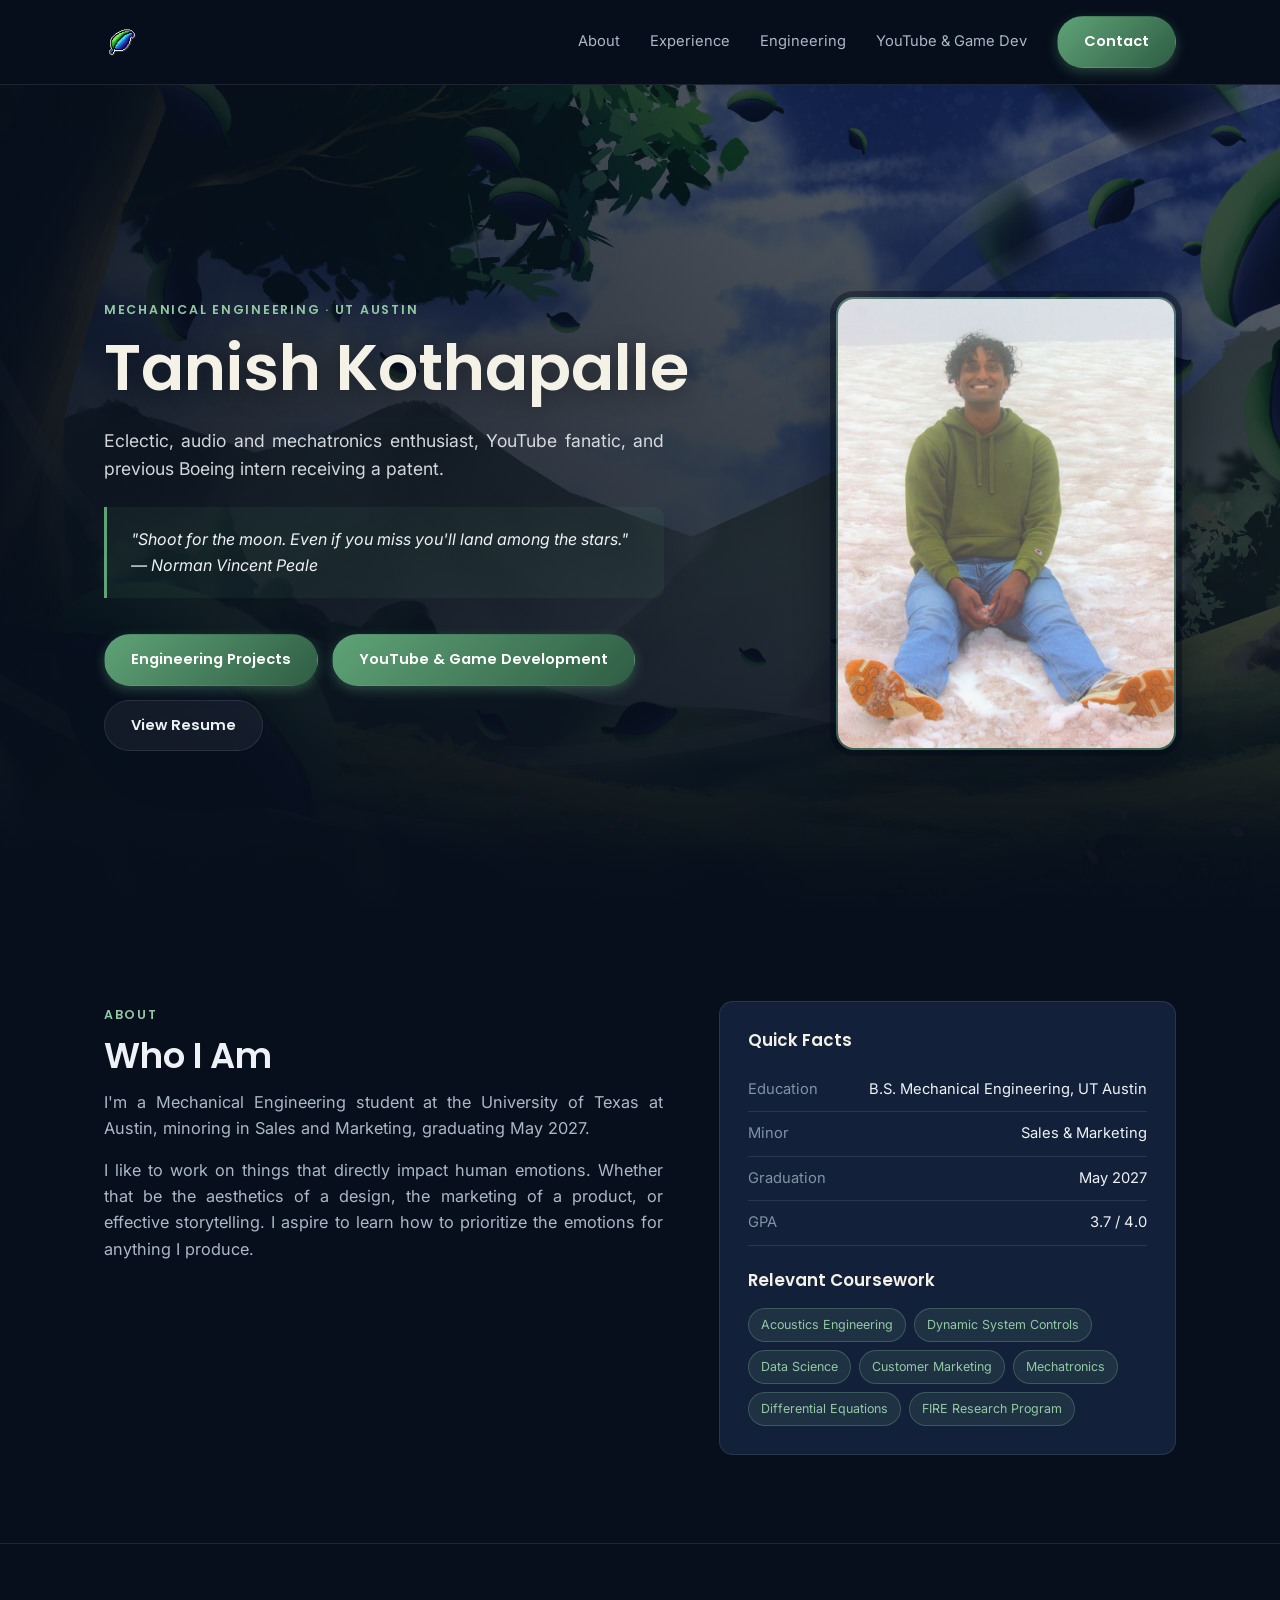
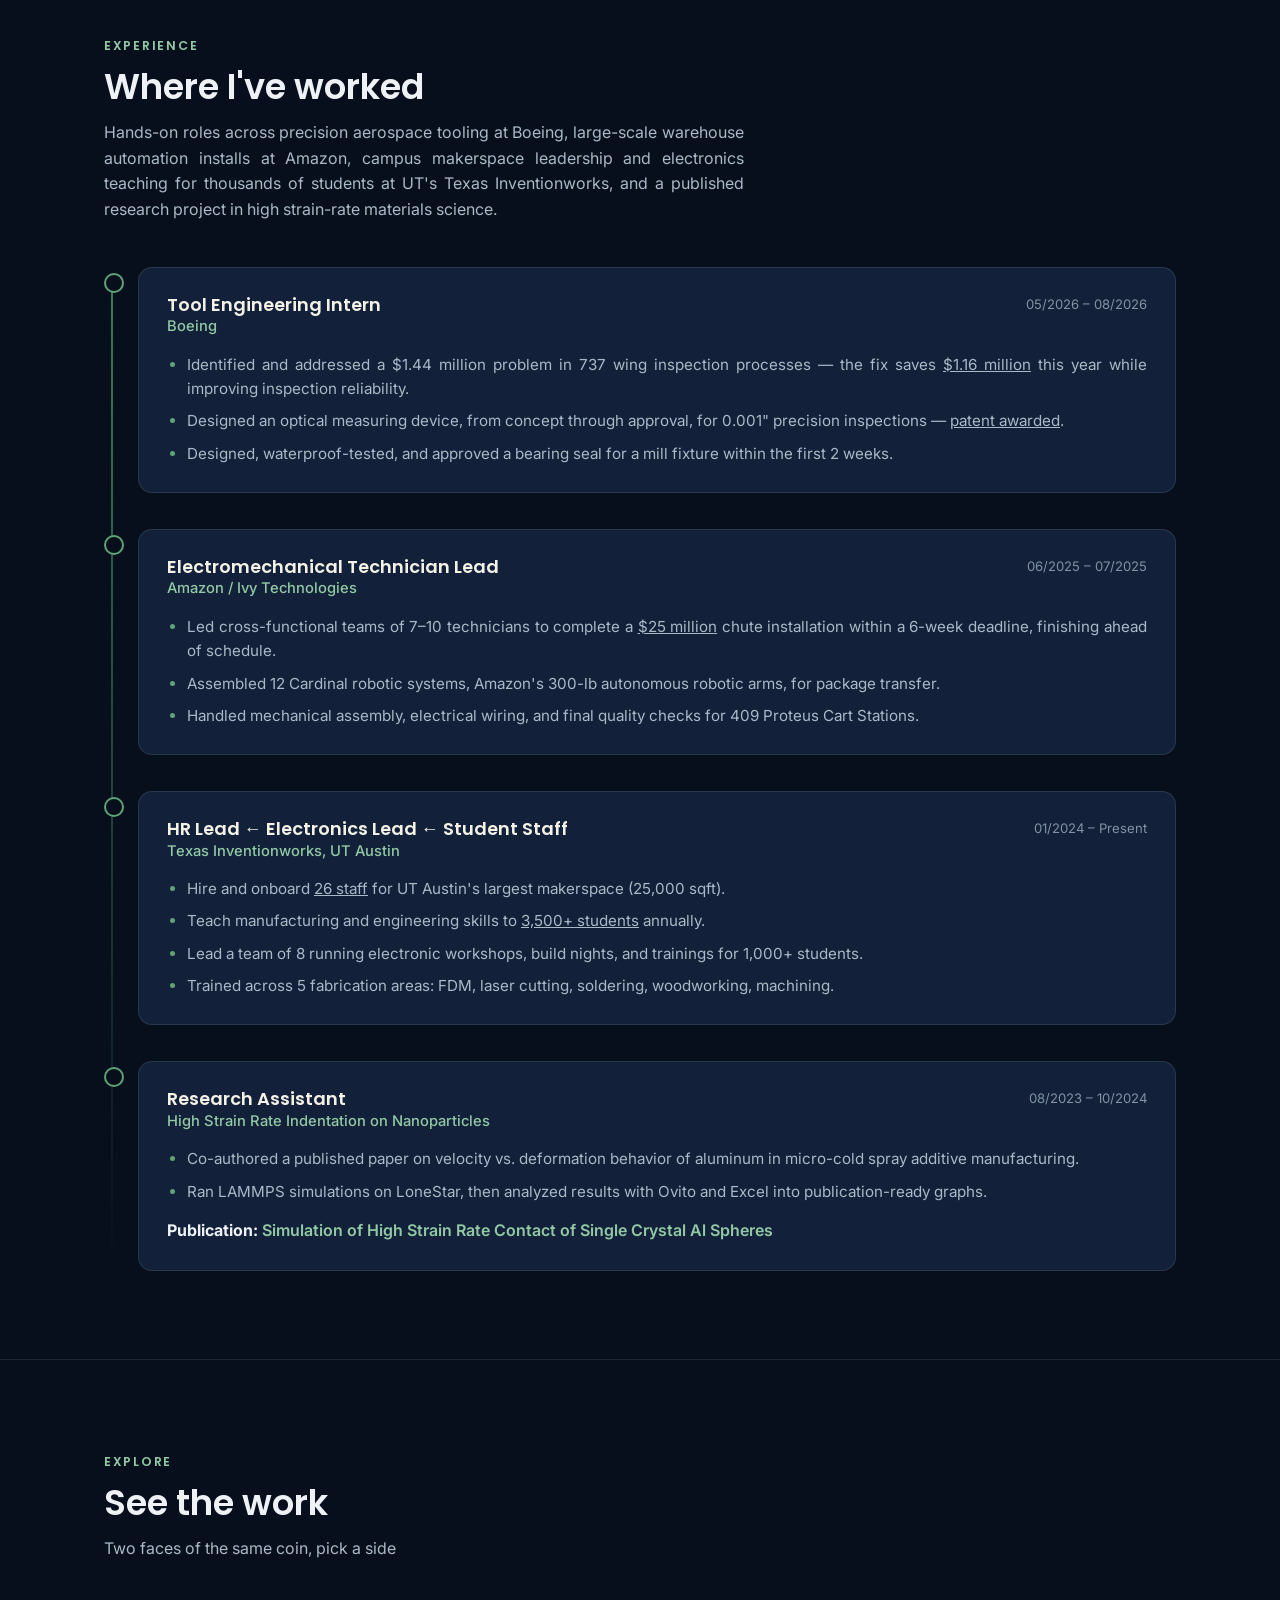
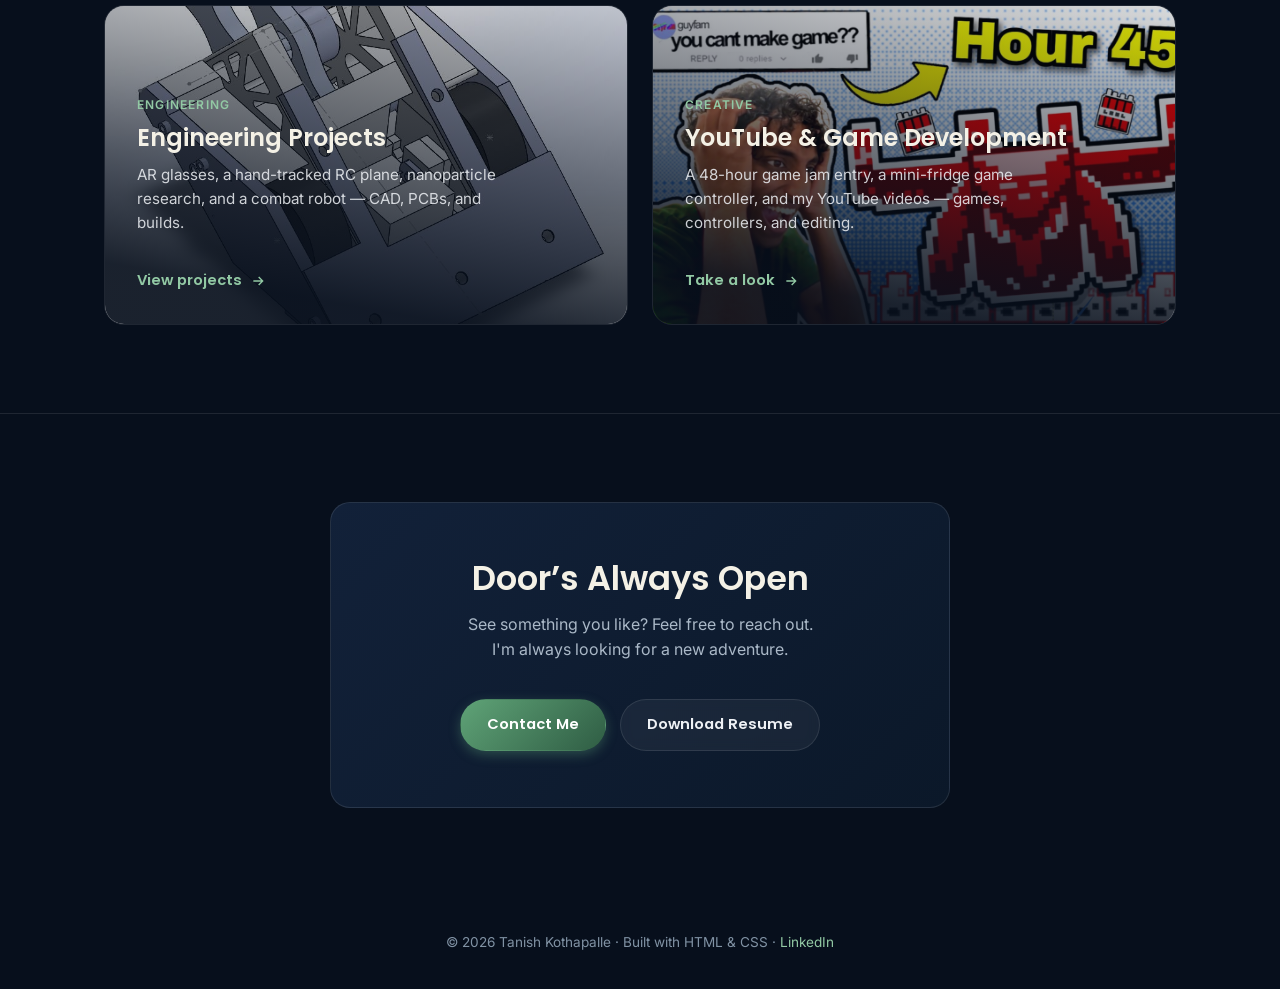
<file: index.html>
<!DOCTYPE html>
<html lang="en">
<head>
    <meta charset="UTF-8">
    <meta name="viewport" content="width=device-width, initial-scale=1.0">
    <title>Tanish Kothapalle — Mechanical Engineer</title>
    <meta name="description" content="Tanish Kothapalle — Mechanical Engineering student at UT Austin. Tool engineering, mechatronics, product development, and hands-on builds.">
    <link rel="preconnect" href="https://fonts.googleapis.com">
    <link rel="preconnect" href="https://fonts.gstatic.com" crossorigin>
    <link href="https://fonts.googleapis.com/css2?family=Inter:wght@400;500;600&family=Poppins:wght@500;600;700&display=swap" rel="stylesheet">
    <link rel="stylesheet" href="styles.css?v=19">
</head>
<body>

    <nav class="nav">
        <div class="nav-inner">
            <a href="#top" class="nav-brand"><img src="images/leaf-logo.png" alt="Tanish Kothapalle"></a>
            <button class="nav-toggle" id="navToggle" aria-label="Toggle menu" aria-expanded="false">&#9776;</button>
            <div class="nav-links" id="navLinks">
                <a href="#about">About</a>
                <a href="#experience">Experience</a>
                <a href="engineering.html">Engineering</a>
                <a href="game-dev.html">YouTube &amp; Game Dev</a>
                <a href="contact.html" class="btn btn-primary">Contact</a>
            </div>
        </div>
    </nav>

    <header class="hero" id="top">
        <div class="hero-bg"></div>
        <div class="hero-overlay"></div>
        <div class="hero-content hero-grid">
            <div class="hero-text">
                <span class="eyebrow">Mechanical Engineering · UT Austin</span>
                <h1>Tanish Kothapalle</h1>
                <p class="hero-sub">
                    Eclectic, audio and mechatronics enthusiast, YouTube fanatic, and previous Boeing intern
                    receiving a patent.
                </p>
                <div class="quote">
                    "Shoot for the moon. Even if you miss you'll land among the stars." — Norman Vincent Peale
                </div>
                <div class="hero-actions">
                    <a href="engineering.html" class="btn btn-primary">Engineering Projects</a>
                    <a href="game-dev.html" class="btn btn-primary">YouTube &amp; Game Development</a>
                </div>
                <div class="hero-actions" style="margin-top: 14px;">
                    <a href="Tanish_Kothapalle_Resume.pdf" class="btn btn-ghost" target="_blank" rel="noopener">View Resume</a>
                </div>
            </div>
            <div class="hero-portrait">
                <img src="images/hero-portrait.jpg" alt="Tanish Kothapalle">
            </div>
        </div>
    </header>

    <section id="about">
        <div class="container about-grid">
            <div class="about-text">
                <span class="eyebrow">About</span>
                <h2 class="section-heading">Who I Am</h2>
                <p>
                    I'm a Mechanical Engineering student at the University of Texas at Austin, minoring in Sales
                    and Marketing, graduating May 2027.
                </p>
                <p>
                    I like to work on things that directly impact human emotions. Whether that be the aesthetics of
                    a design, the marketing of a product, or effective storytelling. I aspire to learn how to
                    prioritize the emotions for anything I produce.
                </p>
            </div>
            <div class="about-card">
                <h3>Quick Facts</h3>
                <div class="fact-row"><span>Education</span><span>B.S. Mechanical Engineering, UT Austin</span></div>
                <div class="fact-row"><span>Minor</span><span>Sales &amp; Marketing</span></div>
                <div class="fact-row"><span>Graduation</span><span>May 2027</span></div>
                <div class="fact-row"><span>GPA</span><span>3.7 / 4.0</span></div>
                <h3 style="margin-top:24px;">Relevant Coursework</h3>
                <div class="coursework">
                    <span class="pill">Acoustics Engineering</span>
                    <span class="pill">Dynamic System Controls</span>
                    <span class="pill">Data Science</span>
                    <span class="pill">Customer Marketing</span>
                    <span class="pill">Mechatronics</span>
                    <span class="pill">Differential Equations</span>
                    <span class="pill">FIRE Research Program</span>
                </div>
            </div>
        </div>
    </section>

    <section id="experience">
        <div class="container">
            <span class="eyebrow">Experience</span>
            <h2 class="section-heading">Where I've worked</h2>
            <p class="section-intro">
                Hands-on roles across precision aerospace tooling at Boeing, large-scale warehouse automation
                installs at Amazon, campus makerspace leadership and electronics teaching for thousands of students
                at UT's Texas Inventionworks, and a published research project in high strain-rate materials science.
            </p>
            <div class="timeline">
                <div class="timeline-item">
                    <div class="timeline-card">
                        <div class="timeline-head">
                            <div>
                                <h3>Tool Engineering Intern</h3>
                                <div class="timeline-org">Boeing</div>
                            </div>
                            <span class="timeline-date">05/2026 – 08/2026</span>
                        </div>
                        <ul>
                            <li>Identified and addressed a $1.44 million problem in 737 wing inspection processes — the fix saves <u>$1.16 million</u> this year while improving inspection reliability.</li>
                            <li>Designed an optical measuring device, from concept through approval, for 0.001" precision inspections — <u>patent awarded</u>.</li>
                            <li>Designed, waterproof-tested, and approved a bearing seal for a mill fixture within the first 2 weeks.</li>
                        </ul>
                    </div>
                </div>
                <div class="timeline-item">
                    <div class="timeline-card">
                        <div class="timeline-head">
                            <div>
                                <h3>Electromechanical Technician Lead</h3>
                                <div class="timeline-org">Amazon / Ivy Technologies</div>
                            </div>
                            <span class="timeline-date">06/2025 – 07/2025</span>
                        </div>
                        <ul>
                            <li>Led cross-functional teams of 7–10 technicians to complete a <u>$25 million</u> chute installation within a 6-week deadline, finishing ahead of schedule.</li>
                            <li>Assembled 12 Cardinal robotic systems, Amazon's 300-lb autonomous robotic arms, for package transfer.</li>
                            <li>Handled mechanical assembly, electrical wiring, and final quality checks for 409 Proteus Cart Stations.</li>
                        </ul>
                    </div>
                </div>
                <div class="timeline-item">
                    <div class="timeline-card">
                        <div class="timeline-head">
                            <div>
                                <h3>HR Lead ← Electronics Lead ← Student Staff</h3>
                                <div class="timeline-org">Texas Inventionworks, UT Austin</div>
                            </div>
                            <span class="timeline-date">01/2024 – Present</span>
                        </div>
                        <ul>
                            <li>Hire and onboard <u>26 staff</u> for UT Austin's largest makerspace (25,000 sqft).</li>
                            <li>Teach manufacturing and engineering skills to <u>3,500+ students</u> annually.</li>
                            <li>Lead a team of 8 running electronic workshops, build nights, and trainings for 1,000+ students.</li>
                            <li>Trained across 5 fabrication areas: FDM, laser cutting, soldering, woodworking, machining.</li>
                        </ul>
                    </div>
                </div>
                <div class="timeline-item">
                    <div class="timeline-card">
                        <div class="timeline-head">
                            <div>
                                <h3>Research Assistant</h3>
                                <div class="timeline-org">High Strain Rate Indentation on Nanoparticles</div>
                            </div>
                            <span class="timeline-date">08/2023 – 10/2024</span>
                        </div>
                        <ul>
                            <li>Co-authored a published paper on velocity vs. deformation behavior of aluminum in micro-cold spray additive manufacturing.</li>
                            <li>Ran LAMMPS simulations on LoneStar, then analyzed results with Ovito and Excel into publication-ready graphs.</li>
                        </ul>
                        <p style="margin: 14px 0 0;">
                            <strong style="color: var(--text-light);">Publication:</strong>
                            <a href="https://www.sciencedirect.com/science/article/pii/S0927025624006360" target="_blank" rel="noopener" style="color: var(--green-300); font-weight: 600;">
                                Simulation of High Strain Rate Contact of Single Crystal Al Spheres
                            </a>
                        </p>
                    </div>
                </div>
            </div>
        </div>
    </section>

    <section id="explore">
        <div class="container">
            <span class="eyebrow">Explore</span>
            <h2 class="section-heading">See the work</h2>
            <p class="section-intro">Two faces of the same coin, pick a side</p>
            <div class="explore-grid">
                <a href="engineering.html" class="explore-card engineering">
                    <span class="explore-tag">Engineering</span>
                    <h3>Engineering Projects</h3>
                    <p>AR glasses, a hand-tracked RC plane, nanoparticle research, and a combat robot — CAD, PCBs, and builds.</p>
                    <span class="explore-arrow">
                        View projects
                        <svg width="16" height="16" viewBox="0 0 24 24" fill="none" stroke="currentColor" stroke-width="2"><path d="M5 12h14M13 6l6 6-6 6"/></svg>
                    </span>
                </a>
                <a href="game-dev.html" class="explore-card gamedev">
                    <span class="explore-tag">Creative</span>
                    <h3>YouTube &amp; Game Development</h3>
                    <p>A 48-hour game jam entry, a mini-fridge game controller, and my YouTube videos — games, controllers, and editing.</p>
                    <span class="explore-arrow">
                        Take a look
                        <svg width="16" height="16" viewBox="0 0 24 24" fill="none" stroke="currentColor" stroke-width="2"><path d="M5 12h14M13 6l6 6-6 6"/></svg>
                    </span>
                </a>
            </div>
        </div>
    </section>

    <section id="contact">
        <div class="container">
            <div class="contact-cta">
                <h2>Door&rsquo;s Always Open</h2>
                <p>See something you like? Feel free to reach out.<br>I'm always looking for a new adventure.</p>
                <div class="hero-actions">
                    <a href="contact.html" class="btn btn-primary">Contact Me</a>
                    <a href="Tanish_Kothapalle_Resume.pdf" class="btn btn-ghost" target="_blank" rel="noopener">Download Resume</a>
                </div>
            </div>
        </div>
    </section>

    <footer class="site-footer">
        <div class="container">
            &copy; <span id="year"></span> Tanish Kothapalle · Built with HTML &amp; CSS ·
            <a href="https://www.linkedin.com/in/tanish-kothapalle" target="_blank" rel="noopener">LinkedIn</a>
        </div>
    </footer>

    <script src="script.js?v=8"></script>
</body>
</html>
</file>
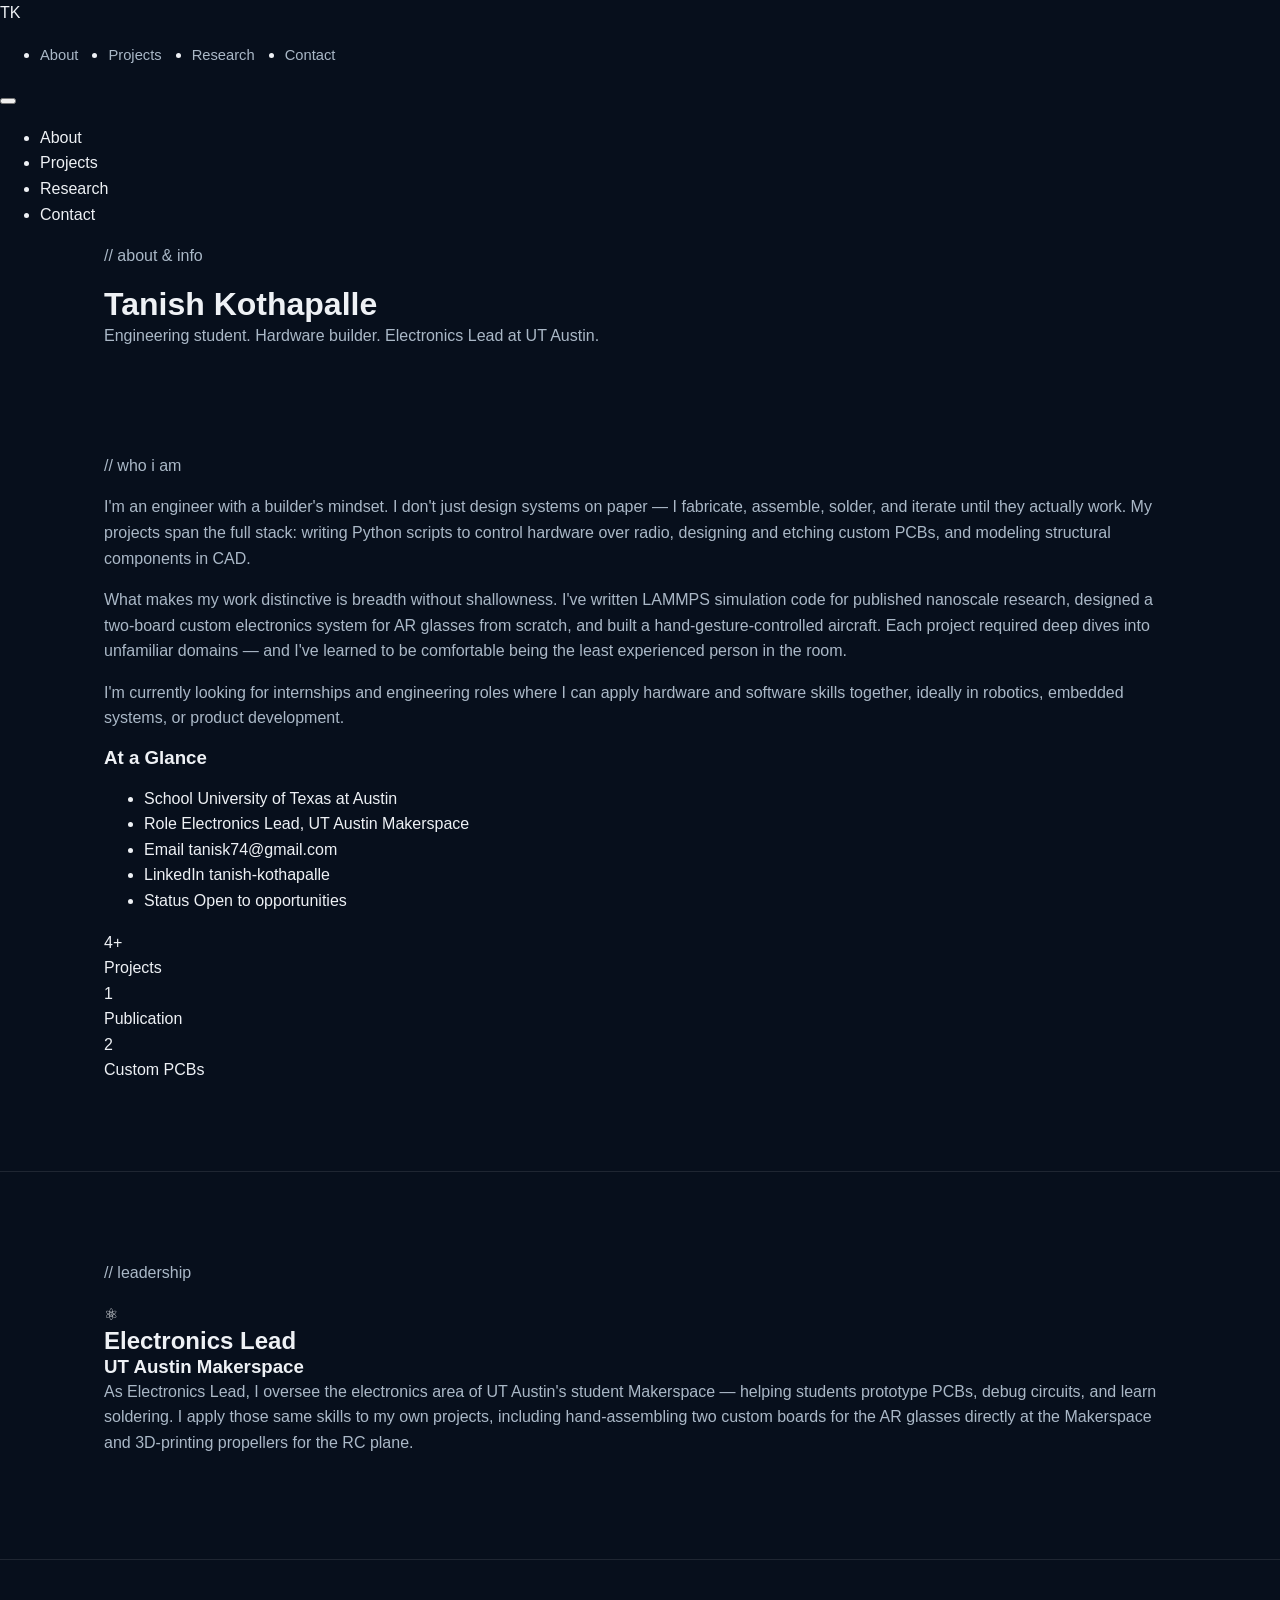
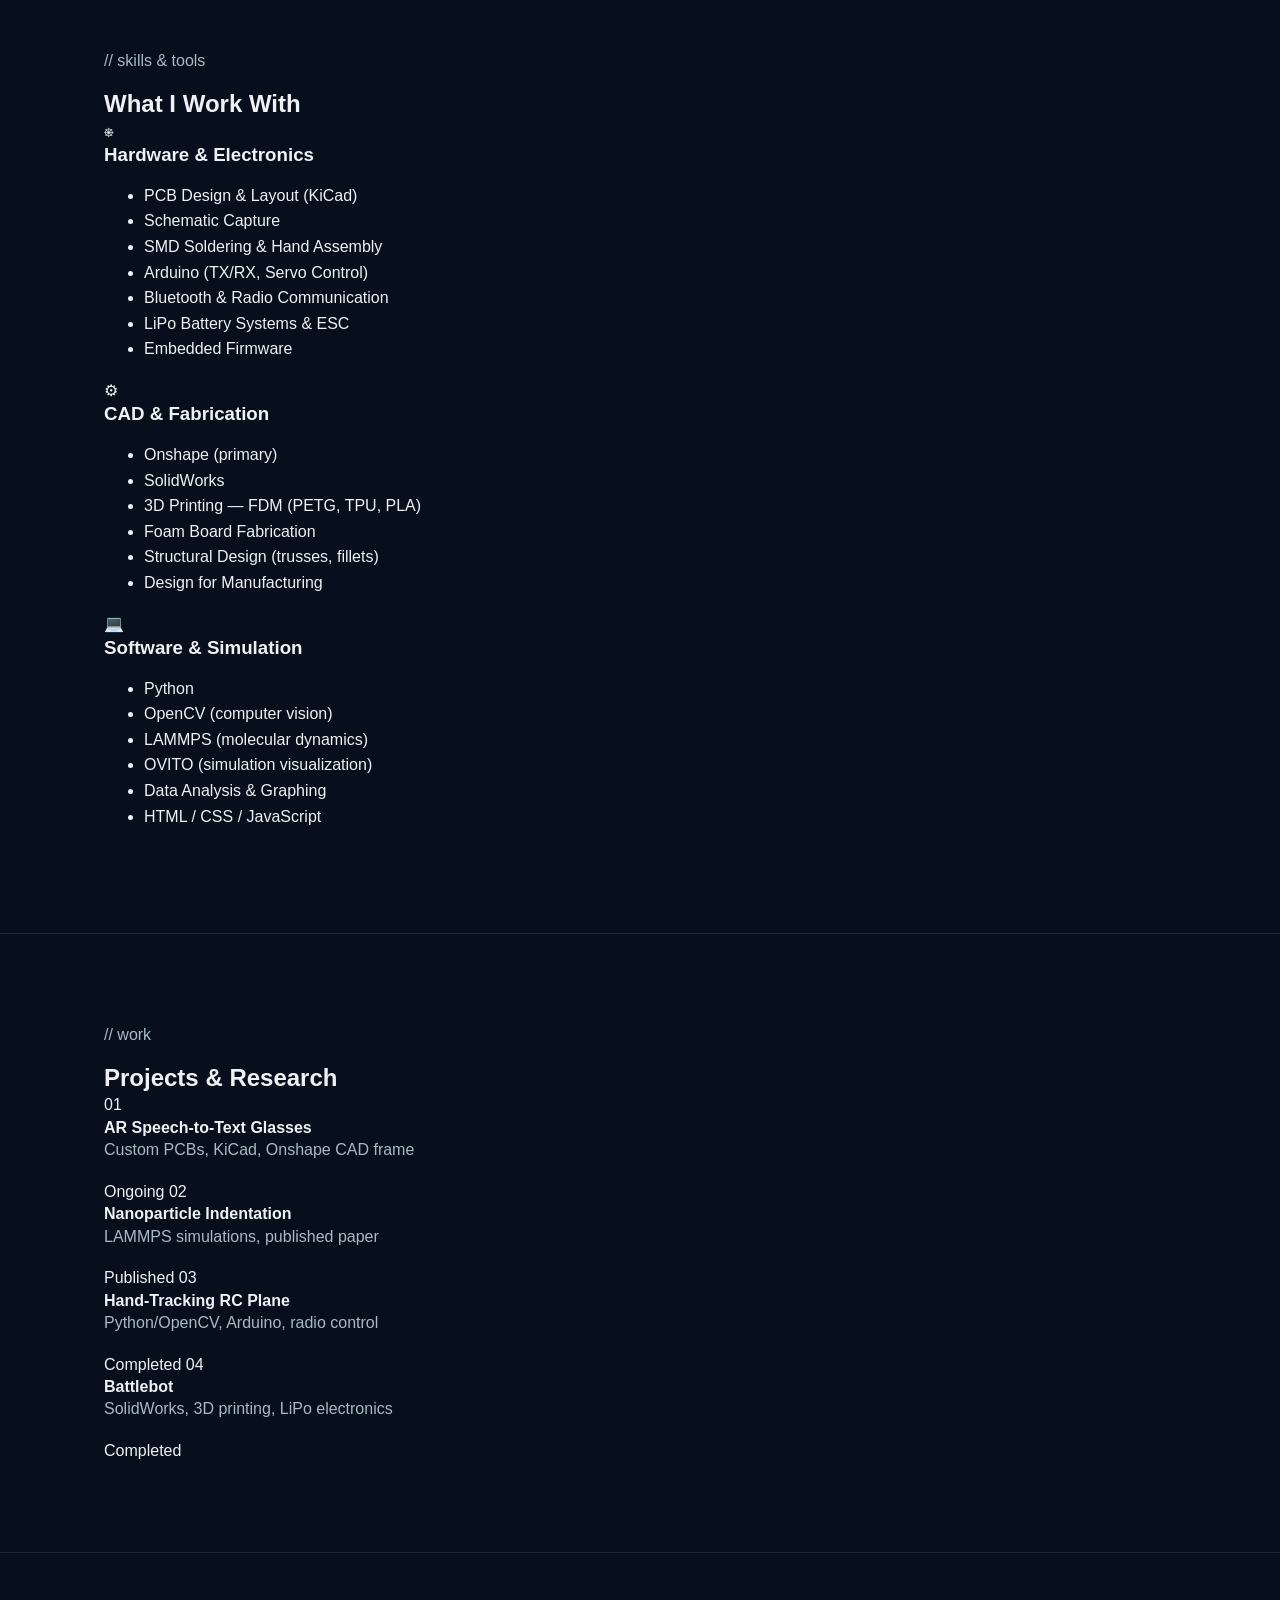
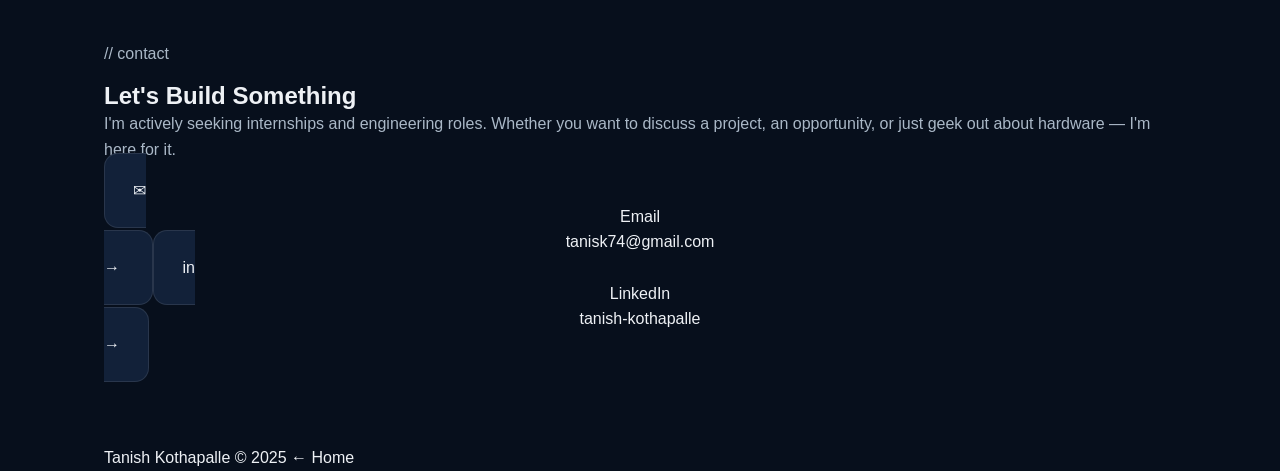
<file: about.html>
<!DOCTYPE html>
<html lang="en">
<head>
    <meta charset="UTF-8">
    <meta name="viewport" content="width=device-width, initial-scale=1.0">
    <title>About — Tanish Kothapalle</title>
    <link rel="stylesheet" href="styles.css">
    <link rel="preconnect" href="https://fonts.googleapis.com">
    <link rel="preconnect" href="https://fonts.gstatic.com" crossorigin>
    <link href="https://fonts.googleapis.com/css2?family=Cormorant+Garamond:ital,wght@0,400;0,600;0,700;1,400;1,700&family=Nunito:wght@400;500;600&family=IBM+Plex+Mono:wght@400;500&display=swap" rel="stylesheet">
</head>
<body>

    <div id="scroll-progress"></div>

    <nav id="nav">
        <a href="index.html" class="nav-logo">TK</a>
        <ul class="nav-links">
            <li><a href="about.html" class="nav-active">About</a></li>
            <li><a href="projects.html">Projects</a></li>
            <li><a href="research.html">Research</a></li>
            <li><a href="contact.html" class="nav-btn">Contact</a></li>
        </ul>
        <button class="hamburger" id="hamburger" aria-label="Toggle menu">
            <span></span><span></span><span></span>
        </button>
    </nav>

    <div class="mobile-menu" id="mobile-menu">
        <ul>
            <li><a href="about.html">About</a></li>
            <li><a href="projects.html">Projects</a></li>
            <li><a href="research.html">Research</a></li>
            <li><a href="contact.html">Contact</a></li>
        </ul>
    </div>

    <!-- ── PAGE HEADER ── -->
    <header class="page-header">
        <div class="container">
            <p class="section-label">// about &amp; info</p>
            <h1 class="page-title">Tanish <span class="accent">Kothapalle</span></h1>
            <p class="page-subtitle">Engineering student. Hardware builder. Electronics Lead at UT Austin.</p>
        </div>
    </header>

    <main>

        <!-- ── BIO ── -->
        <section class="section">
            <div class="container">
                <div class="about-layout">
                    <div class="about-bio reveal">
                        <p class="section-label">// who i am</p>
                        <p>I'm an engineer with a builder's mindset. I don't just design systems on paper — I fabricate, assemble, solder, and iterate until they actually work. My projects span the full stack: writing Python scripts to control hardware over radio, designing and etching custom PCBs, and modeling structural components in CAD.</p>
                        <p>What makes my work distinctive is breadth without shallowness. I've written LAMMPS simulation code for published nanoscale research, designed a two-board custom electronics system for AR glasses from scratch, and built a hand-gesture-controlled aircraft. Each project required deep dives into unfamiliar domains — and I've learned to be comfortable being the least experienced person in the room.</p>
                        <p>I'm currently looking for internships and engineering roles where I can apply hardware and software skills together, ideally in robotics, embedded systems, or product development.</p>
                    </div>
                    <div class="about-sidebar reveal">
                        <div class="info-card">
                            <h3>At a Glance</h3>
                            <ul class="info-list">
                                <li>
                                    <span class="il-label">School</span>
                                    <span class="il-val">University of Texas at Austin</span>
                                </li>
                                <li>
                                    <span class="il-label">Role</span>
                                    <span class="il-val">Electronics Lead, UT Austin Makerspace</span>
                                </li>
                                <li>
                                    <span class="il-label">Email</span>
                                    <span class="il-val"><a href="mailto:tanisk74@gmail.com">tanisk74@gmail.com</a></span>
                                </li>
                                <li>
                                    <span class="il-label">LinkedIn</span>
                                    <span class="il-val"><a href="https://www.linkedin.com/in/tanish-kothapalle" target="_blank" rel="noopener">tanish-kothapalle</a></span>
                                </li>
                                <li>
                                    <span class="il-label">Status</span>
                                    <span class="il-val il-status"><span class="blink-dot"></span> Open to opportunities</span>
                                </li>
                            </ul>
                        </div>
                        <div class="stat-row">
                            <div class="stat-mini">
                                <div class="stat-val">4+</div>
                                <div class="stat-key">Projects</div>
                            </div>
                            <div class="stat-mini">
                                <div class="stat-val">1</div>
                                <div class="stat-key">Publication</div>
                            </div>
                            <div class="stat-mini">
                                <div class="stat-val">2</div>
                                <div class="stat-key">Custom PCBs</div>
                            </div>
                        </div>
                    </div>
                </div>
            </div>
        </section>

        <!-- ── ROLE ── -->
        <section class="section role-section">
            <div class="container">
                <p class="section-label">// leadership</p>
                <div class="role-card reveal">
                    <div class="role-icon">&#9883;</div>
                    <div class="role-body">
                        <h2>Electronics Lead</h2>
                        <h3>UT Austin Makerspace</h3>
                        <p>As Electronics Lead, I oversee the electronics area of UT Austin's student Makerspace — helping students prototype PCBs, debug circuits, and learn soldering. I apply those same skills to my own projects, including hand-assembling two custom boards for the AR glasses directly at the Makerspace and 3D-printing propellers for the RC plane.</p>
                    </div>
                </div>
            </div>
        </section>

        <!-- ── SKILLS ── -->
        <section class="section skills-section">
            <div class="container">
                <p class="section-label">// skills &amp; tools</p>
                <h2 class="section-title reveal">What I Work With</h2>

                <div class="skills-cards reveal">

                    <div class="skill-card" data-accent="green">
                        <div class="sc-icon">&#9096;</div>
                        <h3>Hardware &amp; Electronics</h3>
                        <ul class="sc-list">
                            <li>PCB Design &amp; Layout (KiCad)</li>
                            <li>Schematic Capture</li>
                            <li>SMD Soldering &amp; Hand Assembly</li>
                            <li>Arduino (TX/RX, Servo Control)</li>
                            <li>Bluetooth &amp; Radio Communication</li>
                            <li>LiPo Battery Systems &amp; ESC</li>
                            <li>Embedded Firmware</li>
                        </ul>
                    </div>

                    <div class="skill-card" data-accent="teal">
                        <div class="sc-icon">&#9881;</div>
                        <h3>CAD &amp; Fabrication</h3>
                        <ul class="sc-list">
                            <li>Onshape (primary)</li>
                            <li>SolidWorks</li>
                            <li>3D Printing — FDM (PETG, TPU, PLA)</li>
                            <li>Foam Board Fabrication</li>
                            <li>Structural Design (trusses, fillets)</li>
                            <li>Design for Manufacturing</li>
                        </ul>
                    </div>

                    <div class="skill-card" data-accent="blue">
                        <div class="sc-icon">&#128187;</div>
                        <h3>Software &amp; Simulation</h3>
                        <ul class="sc-list">
                            <li>Python</li>
                            <li>OpenCV (computer vision)</li>
                            <li>LAMMPS (molecular dynamics)</li>
                            <li>OVITO (simulation visualization)</li>
                            <li>Data Analysis &amp; Graphing</li>
                            <li>HTML / CSS / JavaScript</li>
                        </ul>
                    </div>

                </div>
            </div>
        </section>

        <!-- ── PROJECTS SNAPSHOT ── -->
        <section class="section">
            <div class="container">
                <p class="section-label">// work</p>
                <h2 class="section-title reveal">Projects &amp; Research</h2>
                <div class="snapshot-grid">
                    <a href="projects.html#ar-glasses" class="snapshot-card reveal" data-accent="green">
                        <span class="sc-num">01</span>
                        <h4>AR Speech-to-Text Glasses</h4>
                        <p>Custom PCBs, KiCad, Onshape CAD frame</p>
                        <span class="sc-status ongoing">Ongoing</span>
                    </a>
                    <a href="research.html" class="snapshot-card reveal" data-accent="blue">
                        <span class="sc-num">02</span>
                        <h4>Nanoparticle Indentation</h4>
                        <p>LAMMPS simulations, published paper</p>
                        <span class="sc-status completed">Published</span>
                    </a>
                    <a href="projects.html#hand-tracking" class="snapshot-card reveal" data-accent="teal">
                        <span class="sc-num">03</span>
                        <h4>Hand-Tracking RC Plane</h4>
                        <p>Python/OpenCV, Arduino, radio control</p>
                        <span class="sc-status completed">Completed</span>
                    </a>
                    <a href="projects.html#battlebot" class="snapshot-card reveal" data-accent="purple">
                        <span class="sc-num">04</span>
                        <h4>Battlebot</h4>
                        <p>SolidWorks, 3D printing, LiPo electronics</p>
                        <span class="sc-status completed">Completed</span>
                    </a>
                </div>
            </div>
        </section>

        <!-- ── CONTACT ── -->
        <section class="section contact-section">
            <div class="container">
                <p class="section-label">// contact</p>
                <div class="contact-inner reveal">
                    <h2>Let's Build Something</h2>
                    <p>I'm actively seeking internships and engineering roles. Whether you want to discuss a project, an opportunity, or just geek out about hardware — I'm here for it.</p>
                    <div class="contact-options">
                        <a href="mailto:tanisk74@gmail.com" class="contact-item">
                            <span class="ci-icon">&#9993;</span>
                            <div class="ci-text">
                                <div class="ci-label">Email</div>
                                <div class="ci-val">tanisk74@gmail.com</div>
                            </div>
                            <span class="ci-arrow">&rarr;</span>
                        </a>
                        <a href="https://www.linkedin.com/in/tanish-kothapalle" target="_blank" rel="noopener" class="contact-item">
                            <span class="ci-icon ci-icon-li">in</span>
                            <div class="ci-text">
                                <div class="ci-label">LinkedIn</div>
                                <div class="ci-val">tanish-kothapalle</div>
                            </div>
                            <span class="ci-arrow">&rarr;</span>
                        </a>
                    </div>
                </div>
            </div>
        </section>

    </main>

    <footer>
        <div class="container footer-inner">
            <span>Tanish Kothapalle &copy; 2025</span>
            <a href="index.html" class="footer-home">&#8592; Home</a>
        </div>
    </footer>

    <script src="script.js"></script>
</body>
</html>
</file>
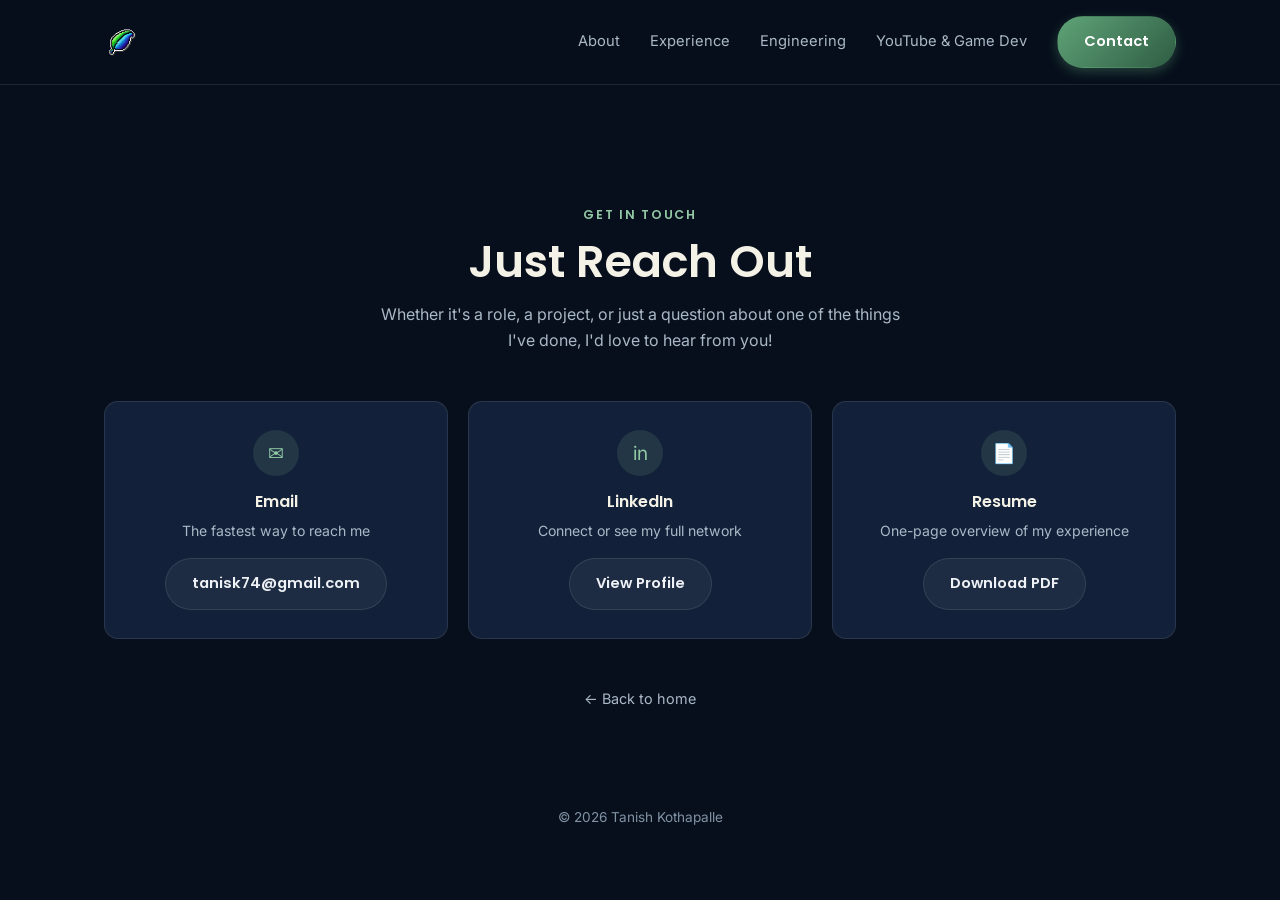
<file: contact.html>
<!DOCTYPE html>
<html lang="en">
<head>
    <meta charset="UTF-8">
    <meta name="viewport" content="width=device-width, initial-scale=1.0">
    <title>Contact — Tanish Kothapalle</title>
    <meta name="description" content="Get in touch with Tanish Kothapalle — Mechanical Engineering student at UT Austin.">
    <link rel="preconnect" href="https://fonts.googleapis.com">
    <link rel="preconnect" href="https://fonts.gstatic.com" crossorigin>
    <link href="https://fonts.googleapis.com/css2?family=Inter:wght@400;500;600&family=Poppins:wght@500;600;700&display=swap" rel="stylesheet">
    <link rel="stylesheet" href="styles.css?v=19">
</head>
<body>

    <nav class="nav">
        <div class="nav-inner">
            <a href="index.html" class="nav-brand"><img src="images/leaf-logo.png" alt="Tanish Kothapalle"></a>
            <button class="nav-toggle" id="navToggle" aria-label="Toggle menu" aria-expanded="false">&#9776;</button>
            <div class="nav-links" id="navLinks">
                <a href="index.html#about">About</a>
                <a href="index.html#experience">Experience</a>
                <a href="engineering.html">Engineering</a>
                <a href="game-dev.html">YouTube &amp; Game Dev</a>
                <a href="contact.html" class="btn btn-primary">Contact</a>
            </div>
        </div>
    </nav>

    <section class="contact-hero">
        <div class="container">
            <span class="eyebrow">Get in touch</span>
            <h1>Just Reach Out</h1>
            <p>Whether it's a role, a project, or just a question about one of the things I've done, I'd love to hear from you!</p>

            <div class="contact-grid">
                <div class="contact-item">
                    <div class="icon">&#9993;</div>
                    <h3>Email</h3>
                    <p>The fastest way to reach me</p>
                    <a class="btn btn-ghost" href="mailto:tanisk74@gmail.com">tanisk74@gmail.com</a>
                </div>
                <div class="contact-item">
                    <div class="icon">in</div>
                    <h3>LinkedIn</h3>
                    <p>Connect or see my full network</p>
                    <a class="btn btn-ghost" href="https://www.linkedin.com/in/tanish-kothapalle" target="_blank" rel="noopener">View Profile</a>
                </div>
                <div class="contact-item">
                    <div class="icon">&#128196;</div>
                    <h3>Resume</h3>
                    <p>One-page overview of my experience</p>
                    <a class="btn btn-ghost" href="Tanish_Kothapalle_Resume.pdf" target="_blank" rel="noopener">Download PDF</a>
                </div>
            </div>

            <a href="index.html" class="back-home">&larr; Back to home</a>
        </div>
    </section>

    <footer class="site-footer">
        <div class="container">
            &copy; <span id="year"></span> Tanish Kothapalle
        </div>
    </footer>

    <script src="script.js?v=8"></script>
</body>
</html>
</file>
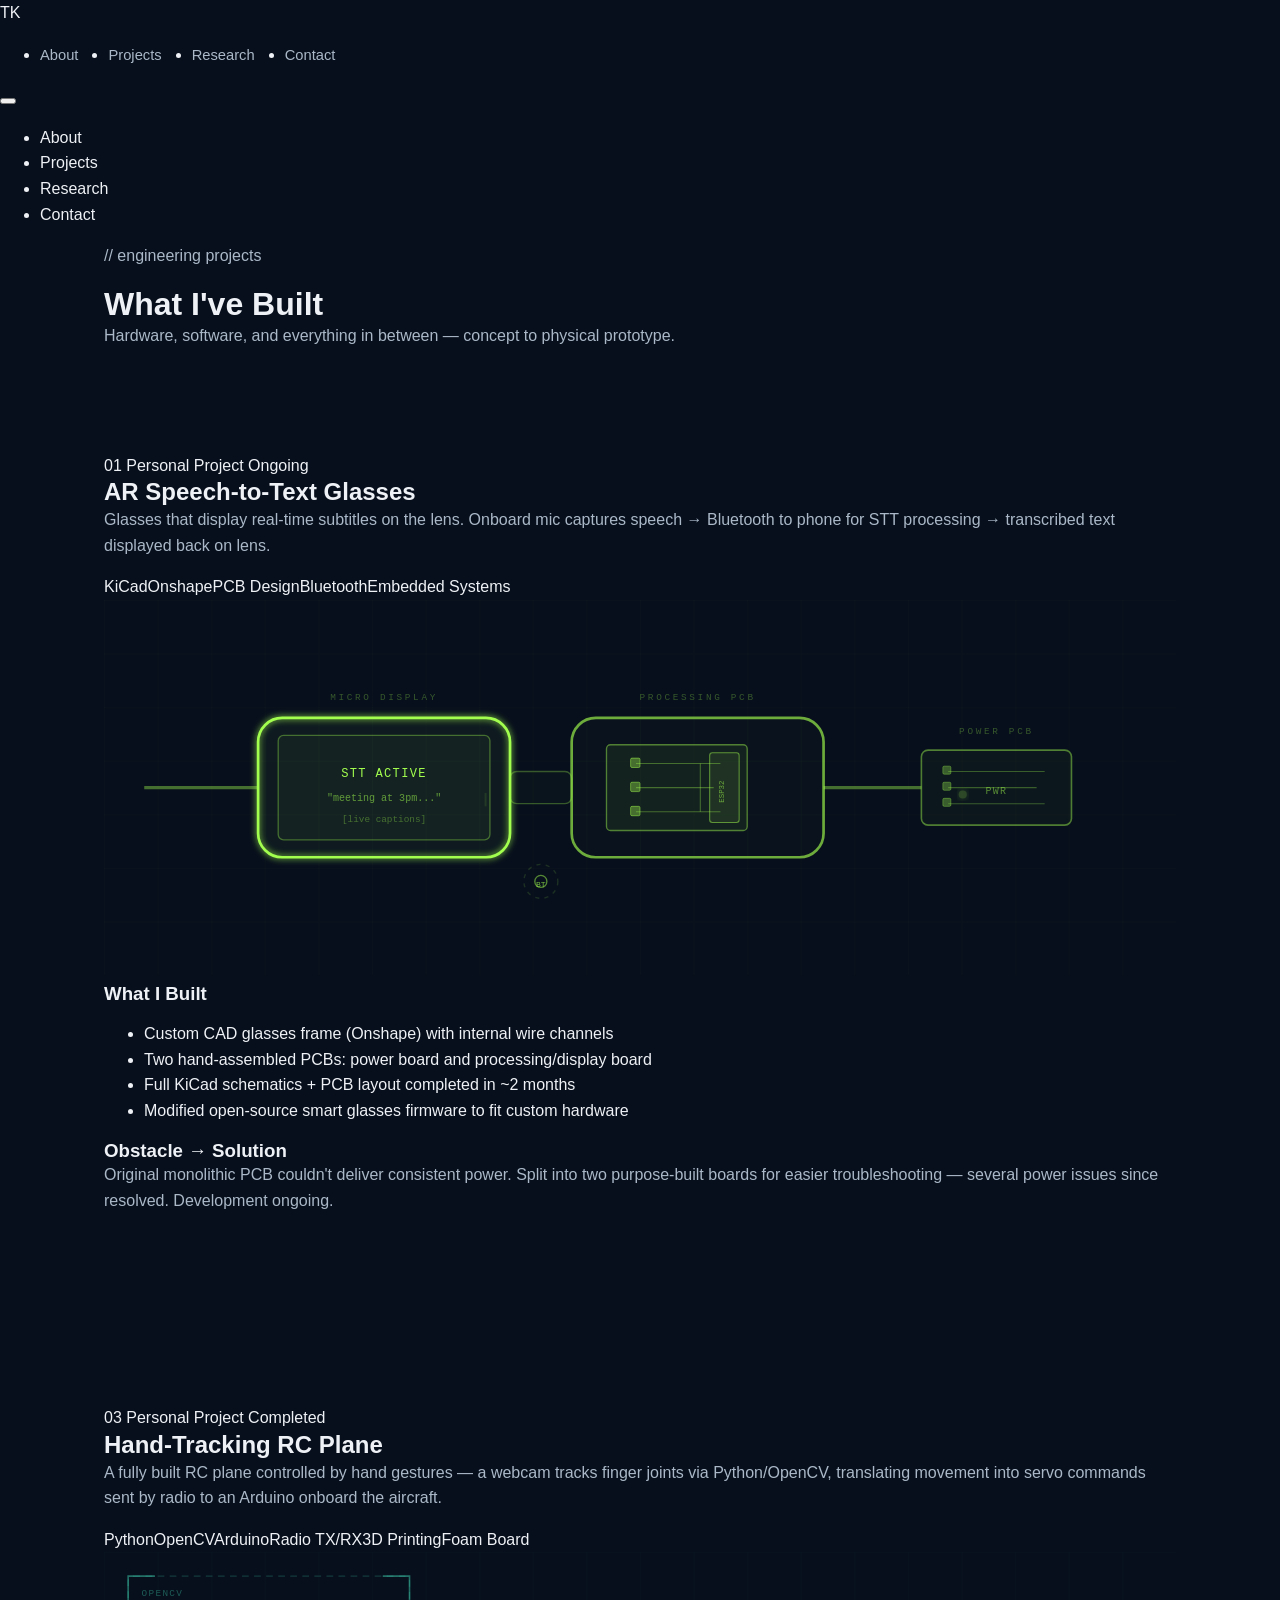
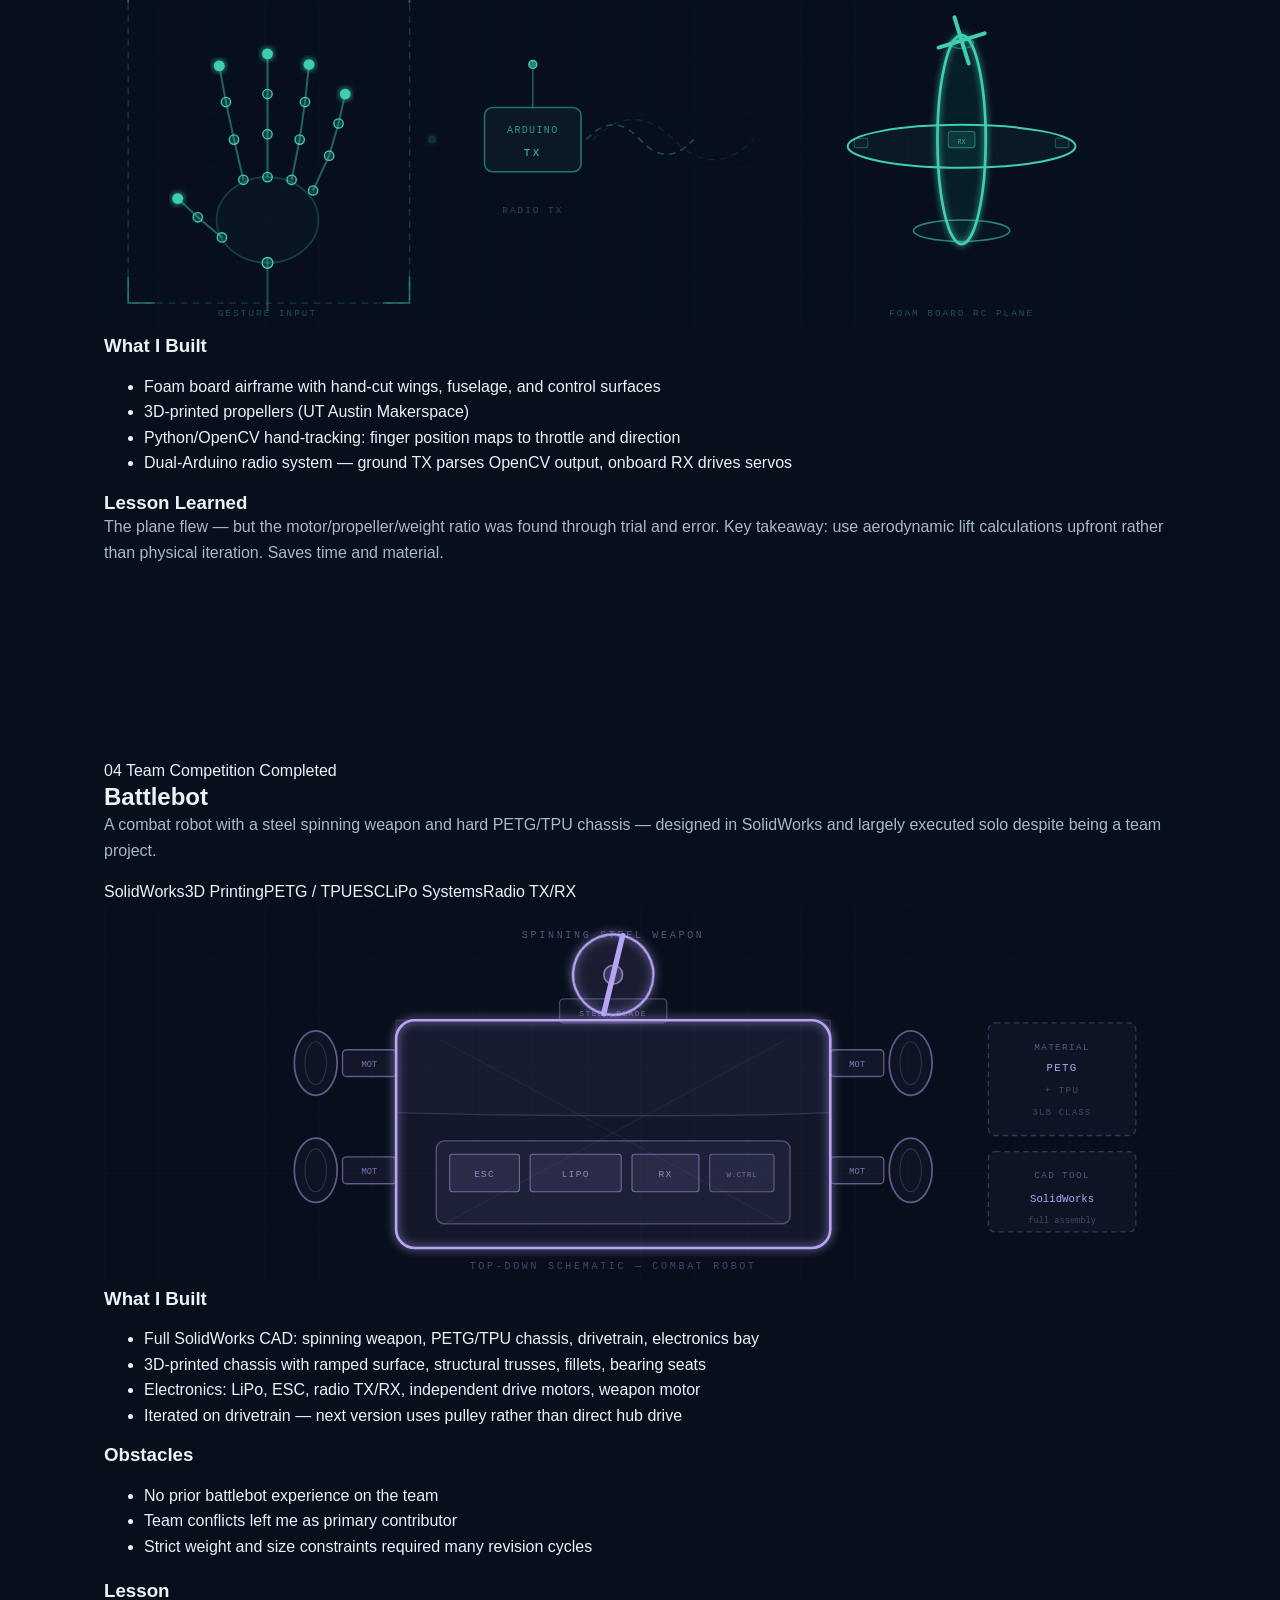
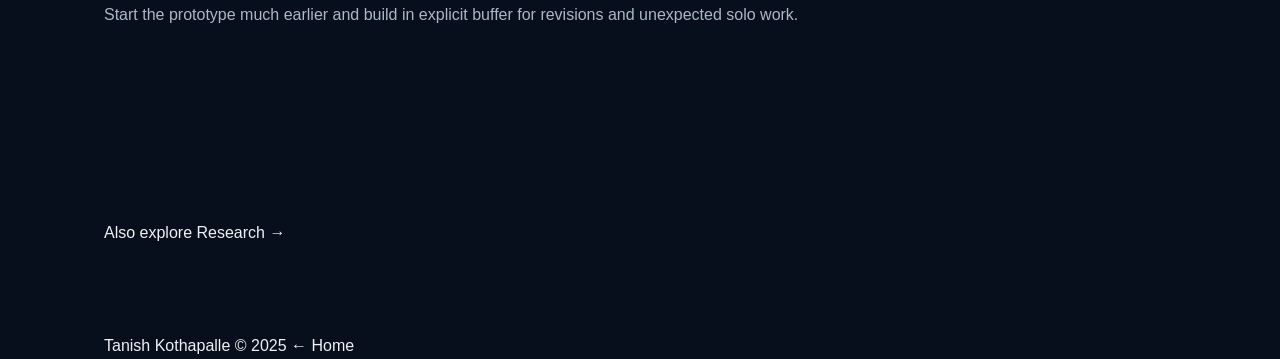
<file: projects.html>
<!DOCTYPE html>
<html lang="en">
<head>
    <meta charset="UTF-8">
    <meta name="viewport" content="width=device-width, initial-scale=1.0">
    <title>Projects — Tanish Kothapalle</title>
    <link rel="stylesheet" href="styles.css">
    <link rel="preconnect" href="https://fonts.googleapis.com">
    <link rel="preconnect" href="https://fonts.gstatic.com" crossorigin>
    <link href="https://fonts.googleapis.com/css2?family=Cormorant+Garamond:ital,wght@0,400;0,600;0,700;1,400;1,700&family=Nunito:wght@400;500;600&family=IBM+Plex+Mono:wght@400;500&display=swap" rel="stylesheet">
</head>
<body>

    <div id="scroll-progress"></div>

    <nav id="nav">
        <a href="index.html" class="nav-logo">TK</a>
        <ul class="nav-links">
            <li><a href="about.html">About</a></li>
            <li><a href="projects.html" class="nav-active">Projects</a></li>
            <li><a href="research.html">Research</a></li>
            <li><a href="contact.html" class="nav-btn">Contact</a></li>
        </ul>
        <button class="hamburger" id="hamburger" aria-label="Toggle menu">
            <span></span><span></span><span></span>
        </button>
    </nav>

    <div class="mobile-menu" id="mobile-menu">
        <ul>
            <li><a href="about.html">About</a></li>
            <li><a href="projects.html">Projects</a></li>
            <li><a href="research.html">Research</a></li>
            <li><a href="contact.html">Contact</a></li>
        </ul>
    </div>

    <!-- ── PAGE HEADER ── -->
    <header class="page-header">
        <div class="container">
            <p class="section-label">// engineering projects</p>
            <h1 class="page-title">What I've <span class="accent">Built</span></h1>
            <p class="page-subtitle">Hardware, software, and everything in between — concept to physical prototype.</p>
        </div>
    </header>

    <main>

        <!-- ════════════════════════════
             PROJECT 01 — AR GLASSES
        ════════════════════════════ -->
        <section class="project-section section" id="ar-glasses">
            <div class="container">

                <div class="proj-header reveal">
                    <div class="proj-meta">
                        <span class="proj-num" style="color:var(--green)">01</span>
                        <span class="proj-type">Personal Project</span>
                        <span class="badge ongoing">Ongoing</span>
                    </div>
                    <h2 class="proj-title">AR Speech-to-Text Glasses</h2>
                    <p class="proj-lead">Glasses that display real-time subtitles on the lens. Onboard mic captures speech → Bluetooth to phone for STT processing → transcribed text displayed back on lens.</p>
                    <div class="proj-tech-strip">
                        <span>KiCad</span><span>Onshape</span><span>PCB Design</span><span>Bluetooth</span><span>Embedded Systems</span>
                    </div>
                </div>

                <!-- SVG Illustration -->
                <div class="proj-visual proj-visual--green reveal">
                    <svg viewBox="0 0 800 280" xmlns="http://www.w3.org/2000/svg" fill="none">
                        <defs>
                            <pattern id="grid-g" x="0" y="0" width="40" height="40" patternUnits="userSpaceOnUse">
                                <path d="M40,0 L0,0 0,40" stroke="rgba(163,255,78,.05)" stroke-width=".5"/>
                            </pattern>
                            <filter id="glow-g" x="-20%" y="-20%" width="140%" height="140%">
                                <feGaussianBlur stdDeviation="2.5" result="b"/>
                                <feMerge><feMergeNode in="b"/><feMergeNode in="SourceGraphic"/></feMerge>
                            </filter>
                        </defs>
                        <rect width="800" height="280" fill="url(#grid-g)"/>

                        <!-- Left temple arm -->
                        <line x1="30" y1="140" x2="115" y2="140" stroke="rgba(163,255,78,.4)" stroke-width="2.5"/>

                        <!-- LEFT LENS -->
                        <rect x="115" y="88" width="188" height="104" rx="18" stroke="#a3ff4e" stroke-width="2" fill="rgba(163,255,78,.025)" filter="url(#glow-g)"/>
                        <!-- Screen inside left lens -->
                        <rect x="130" y="101" width="158" height="78" rx="4" stroke="rgba(163,255,78,.35)" stroke-width="1" fill="rgba(163,255,78,.04)"/>
                        <text x="209" y="132" text-anchor="middle" font-family="monospace" font-size="9" fill="#a3ff4e" letter-spacing="1">STT ACTIVE</text>
                        <text x="209" y="150" text-anchor="middle" font-family="monospace" font-size="7.5" fill="rgba(163,255,78,.55)">"meeting at 3pm..."</text>
                        <text x="209" y="166" text-anchor="middle" font-family="monospace" font-size="7" fill="rgba(163,255,78,.35)">[live captions]</text>
                        <!-- Blinking cursor -->
                        <rect x="284" y="144" width="1.5" height="10" fill="#a3ff4e">
                            <animate attributeName="opacity" values="1;0;1" dur=".85s" repeatCount="indefinite"/>
                        </rect>

                        <!-- BRIDGE -->
                        <rect x="303" y="128" width="46" height="24" rx="5" stroke="rgba(163,255,78,.3)" stroke-width="1" fill="rgba(163,255,78,.02)"/>

                        <!-- RIGHT LENS -->
                        <rect x="349" y="88" width="188" height="104" rx="18" stroke="rgba(163,255,78,.65)" stroke-width="2" fill="rgba(163,255,78,.015)"/>
                        <!-- PCB chip in right lens -->
                        <rect x="375" y="108" width="105" height="64" rx="3" stroke="rgba(163,255,78,.45)" stroke-width="1" fill="rgba(163,255,78,.06)"/>
                        <line x1="397" y1="122" x2="460" y2="122" stroke="rgba(163,255,78,.35)" stroke-width=".8"/>
                        <line x1="397" y1="140" x2="455" y2="140" stroke="rgba(163,255,78,.35)" stroke-width=".8"/>
                        <line x1="397" y1="158" x2="460" y2="158" stroke="rgba(163,255,78,.35)" stroke-width=".8"/>
                        <line x1="445" y1="122" x2="445" y2="158" stroke="rgba(163,255,78,.35)" stroke-width=".8"/>
                        <!-- SMD pads -->
                        <rect x="393" y="118" width="7" height="7" rx="1" fill="rgba(163,255,78,.35)" stroke="rgba(163,255,78,.6)" stroke-width=".6"/>
                        <rect x="393" y="136" width="7" height="7" rx="1" fill="rgba(163,255,78,.35)" stroke="rgba(163,255,78,.6)" stroke-width=".6"/>
                        <rect x="393" y="154" width="7" height="7" rx="1" fill="rgba(163,255,78,.35)" stroke="rgba(163,255,78,.6)" stroke-width=".6"/>
                        <!-- IC chip -->
                        <rect x="452" y="114" width="22" height="52" rx="2" fill="rgba(163,255,78,.08)" stroke="rgba(163,255,78,.5)" stroke-width=".8"/>
                        <text x="463" y="143" text-anchor="middle" font-family="monospace" font-size="5.5" fill="rgba(163,255,78,.6)" transform="rotate(-90,463,143)">ESP32</text>

                        <!-- BT pulses near bridge -->
                        <circle cx="326" cy="210" r="16" stroke="rgba(163,255,78,.3)" stroke-width="1" stroke-dasharray="3 4">
                            <animate attributeName="r" values="12;20;12" dur="2s" repeatCount="indefinite"/>
                            <animate attributeName="opacity" values=".5;.1;.5" dur="2s" repeatCount="indefinite"/>
                        </circle>
                        <circle cx="326" cy="210" r="6" stroke="rgba(163,255,78,.6)" stroke-width="1">
                            <animate attributeName="r" values="4;10;4" dur="2s" repeatCount="indefinite"/>
                            <animate attributeName="opacity" values=".9;.2;.9" dur="2s" repeatCount="indefinite"/>
                        </circle>
                        <text x="326" y="214" text-anchor="middle" font-family="monospace" font-size="6" fill="rgba(163,255,78,.7)">BT</text>

                        <!-- Right temple + power PCB -->
                        <line x1="537" y1="140" x2="610" y2="140" stroke="rgba(163,255,78,.4)" stroke-width="2.5"/>
                        <rect x="610" y="112" width="112" height="56" rx="5" fill="rgba(163,255,78,.03)" stroke="rgba(163,255,78,.45)" stroke-width="1.2"/>
                        <line x1="630" y1="128" x2="702" y2="128" stroke="rgba(163,255,78,.3)" stroke-width=".8"/>
                        <line x1="630" y1="140" x2="696" y2="140" stroke="rgba(163,255,78,.3)" stroke-width=".8"/>
                        <line x1="630" y1="152" x2="702" y2="152" stroke="rgba(163,255,78,.3)" stroke-width=".8"/>
                        <rect x="626" y="124" width="6" height="6" rx="1" fill="rgba(163,255,78,.3)" stroke="rgba(163,255,78,.5)" stroke-width=".5"/>
                        <rect x="626" y="136" width="6" height="6" rx="1" fill="rgba(163,255,78,.3)" stroke="rgba(163,255,78,.5)" stroke-width=".5"/>
                        <rect x="626" y="148" width="6" height="6" rx="1" fill="rgba(163,255,78,.3)" stroke="rgba(163,255,78,.5)" stroke-width=".5"/>
                        <text x="666" y="145" text-anchor="middle" font-family="monospace" font-size="7.5" fill="rgba(163,255,78,.5)" letter-spacing="1">PWR</text>

                        <!-- Animated data packet: display → BT → power board -->
                        <circle r="3" fill="#a3ff4e" filter="url(#glow-g)">
                            <animateMotion dur="2.2s" repeatCount="indefinite" calcMode="linear" path="M209,140 L326,210 L666,140"/>
                            <animate attributeName="opacity" values="0;1;1;1;0" dur="2.2s" repeatCount="indefinite"/>
                        </circle>

                        <!-- Labels -->
                        <text x="209" y="75" text-anchor="middle" font-family="monospace" font-size="7" fill="rgba(163,255,78,.3)" letter-spacing="2">MICRO DISPLAY</text>
                        <text x="443" y="75" text-anchor="middle" font-family="monospace" font-size="7" fill="rgba(163,255,78,.3)" letter-spacing="2">PROCESSING PCB</text>
                        <text x="666" y="100" text-anchor="middle" font-family="monospace" font-size="7" fill="rgba(163,255,78,.3)" letter-spacing="2">POWER PCB</text>
                    </svg>
                </div>

                <!-- Details -->
                <div class="proj-details reveal">
                    <div class="detail-col">
                        <h3>What I Built</h3>
                        <ul class="detail-list">
                            <li>Custom CAD glasses frame (Onshape) with internal wire channels</li>
                            <li>Two hand-assembled PCBs: power board and processing/display board</li>
                            <li>Full KiCad schematics + PCB layout completed in ~2 months</li>
                            <li>Modified open-source smart glasses firmware to fit custom hardware</li>
                        </ul>
                    </div>
                    <div class="detail-col">
                        <h3>Obstacle → Solution</h3>
                        <p>Original monolithic PCB couldn't deliver consistent power. Split into two purpose-built boards for easier troubleshooting — several power issues since resolved. Development ongoing.</p>
                    </div>
                </div>

            </div>
        </section>

        <div class="proj-divider"></div>

        <!-- ════════════════════════════
             PROJECT 03 — HAND-TRACKING PLANE
        ════════════════════════════ -->
        <section class="project-section section" id="hand-tracking">
            <div class="container">

                <div class="proj-header reveal">
                    <div class="proj-meta">
                        <span class="proj-num" style="color:var(--teal)">03</span>
                        <span class="proj-type">Personal Project</span>
                        <span class="badge completed">Completed</span>
                    </div>
                    <h2 class="proj-title">Hand-Tracking RC Plane</h2>
                    <p class="proj-lead">A fully built RC plane controlled by hand gestures — a webcam tracks finger joints via Python/OpenCV, translating movement into servo commands sent by radio to an Arduino onboard the aircraft.</p>
                    <div class="proj-tech-strip">
                        <span>Python</span><span>OpenCV</span><span>Arduino</span><span>Radio TX/RX</span><span>3D Printing</span><span>Foam Board</span>
                    </div>
                </div>

                <!-- SVG Illustration -->
                <div class="proj-visual proj-visual--teal reveal">
                    <svg viewBox="0 0 800 280" xmlns="http://www.w3.org/2000/svg" fill="none">
                        <defs>
                            <pattern id="grid-t" x="0" y="0" width="40" height="40" patternUnits="userSpaceOnUse">
                                <path d="M40,0 L0,0 0,40" stroke="rgba(62,207,176,.05)" stroke-width=".5"/>
                            </pattern>
                            <filter id="glow-t" x="-30%" y="-30%" width="160%" height="160%">
                                <feGaussianBlur stdDeviation="2.5" result="b"/>
                                <feMerge><feMergeNode in="b"/><feMergeNode in="SourceGraphic"/></feMerge>
                            </filter>
                        </defs>
                        <rect width="800" height="280" fill="url(#grid-t)"/>

                        <!-- OpenCV frame border -->
                        <rect x="18" y="18" width="210" height="244" rx="4" stroke="rgba(62,207,176,.22)" stroke-width="1" stroke-dasharray="5 4"/>
                        <text x="28" y="33" font-family="monospace" font-size="7" fill="rgba(62,207,176,.4)" letter-spacing="1">OPENCV</text>
                        <!-- Corner markers -->
                        <path d="M18,38 L18,18 L38,18" stroke="rgba(62,207,176,.5)" stroke-width="1.2" fill="none"/>
                        <path d="M208,18 L228,18 L228,38" stroke="rgba(62,207,176,.5)" stroke-width="1.2" fill="none"/>
                        <path d="M228,242 L228,262 L208,262" stroke="rgba(62,207,176,.5)" stroke-width="1.2" fill="none"/>
                        <path d="M38,262 L18,262 L18,242" stroke="rgba(62,207,176,.5)" stroke-width="1.2" fill="none"/>

                        <!-- HAND SKELETON (21-point style, MediaPipe-like) -->
                        <!-- Palm -->
                        <ellipse cx="122" cy="200" rx="38" ry="32" stroke="rgba(62,207,176,.25)" stroke-width="1.2" fill="rgba(62,207,176,.03)"/>
                        <!-- Wrist -->
                        <circle cx="122" cy="232" r="4" fill="rgba(62,207,176,.25)" stroke="#3ecfb0" stroke-width="1"/>
                        <line x1="122" y1="228" x2="122" y2="268" stroke="rgba(62,207,176,.35)" stroke-width="1.5"/>

                        <!-- Thumb -->
                        <line x1="88" y1="213" x2="70" y2="198" stroke="rgba(62,207,176,.45)" stroke-width="1.5"/>
                        <line x1="70" y1="198" x2="55" y2="184" stroke="rgba(62,207,176,.45)" stroke-width="1.5"/>
                        <circle cx="88" cy="213" r="3.5" fill="rgba(62,207,176,.25)" stroke="#3ecfb0" stroke-width="1"/>
                        <circle cx="70" cy="198" r="3.5" fill="rgba(62,207,176,.25)" stroke="#3ecfb0" stroke-width="1"/>
                        <circle cx="55" cy="184" r="4" fill="#3ecfb0" filter="url(#glow-t)"/>

                        <!-- Index -->
                        <line x1="104" y1="170" x2="97" y2="140" stroke="rgba(62,207,176,.45)" stroke-width="1.5"/>
                        <line x1="97" y1="140" x2="91" y2="112" stroke="rgba(62,207,176,.45)" stroke-width="1.5"/>
                        <line x1="91" y1="112" x2="86" y2="85" stroke="rgba(62,207,176,.45)" stroke-width="1.5"/>
                        <circle cx="104" cy="170" r="3.5" fill="rgba(62,207,176,.25)" stroke="#3ecfb0" stroke-width="1"/>
                        <circle cx="97" cy="140" r="3.5" fill="rgba(62,207,176,.25)" stroke="#3ecfb0" stroke-width="1"/>
                        <circle cx="91" cy="112" r="3.5" fill="rgba(62,207,176,.25)" stroke="#3ecfb0" stroke-width="1"/>
                        <circle cx="86" cy="85" r="4" fill="#3ecfb0" filter="url(#glow-t)"/>

                        <!-- Middle -->
                        <line x1="122" y1="168" x2="122" y2="136" stroke="rgba(62,207,176,.45)" stroke-width="1.5"/>
                        <line x1="122" y1="136" x2="122" y2="106" stroke="rgba(62,207,176,.45)" stroke-width="1.5"/>
                        <line x1="122" y1="106" x2="122" y2="76" stroke="rgba(62,207,176,.45)" stroke-width="1.5"/>
                        <circle cx="122" cy="168" r="3.5" fill="rgba(62,207,176,.25)" stroke="#3ecfb0" stroke-width="1"/>
                        <circle cx="122" cy="136" r="3.5" fill="rgba(62,207,176,.25)" stroke="#3ecfb0" stroke-width="1"/>
                        <circle cx="122" cy="106" r="3.5" fill="rgba(62,207,176,.25)" stroke="#3ecfb0" stroke-width="1"/>
                        <circle cx="122" cy="76" r="4" fill="#3ecfb0" filter="url(#glow-t)"/>

                        <!-- Ring -->
                        <line x1="140" y1="170" x2="146" y2="140" stroke="rgba(62,207,176,.45)" stroke-width="1.5"/>
                        <line x1="146" y1="140" x2="150" y2="112" stroke="rgba(62,207,176,.45)" stroke-width="1.5"/>
                        <line x1="150" y1="112" x2="153" y2="84" stroke="rgba(62,207,176,.45)" stroke-width="1.5"/>
                        <circle cx="140" cy="170" r="3.5" fill="rgba(62,207,176,.25)" stroke="#3ecfb0" stroke-width="1"/>
                        <circle cx="146" cy="140" r="3.5" fill="rgba(62,207,176,.25)" stroke="#3ecfb0" stroke-width="1"/>
                        <circle cx="150" cy="112" r="3.5" fill="rgba(62,207,176,.25)" stroke="#3ecfb0" stroke-width="1"/>
                        <circle cx="153" cy="84" r="4" fill="#3ecfb0" filter="url(#glow-t)"/>

                        <!-- Pinky -->
                        <line x1="156" y1="178" x2="168" y2="152" stroke="rgba(62,207,176,.45)" stroke-width="1.5"/>
                        <line x1="168" y1="152" x2="175" y2="128" stroke="rgba(62,207,176,.45)" stroke-width="1.5"/>
                        <line x1="175" y1="128" x2="180" y2="106" stroke="rgba(62,207,176,.45)" stroke-width="1.5"/>
                        <circle cx="156" cy="178" r="3.5" fill="rgba(62,207,176,.25)" stroke="#3ecfb0" stroke-width="1"/>
                        <circle cx="168" cy="152" r="3.5" fill="rgba(62,207,176,.25)" stroke="#3ecfb0" stroke-width="1"/>
                        <circle cx="175" cy="128" r="3.5" fill="rgba(62,207,176,.25)" stroke="#3ecfb0" stroke-width="1"/>
                        <circle cx="180" cy="106" r="4" fill="#3ecfb0" filter="url(#glow-t)"/>

                        <!-- ── ARDUINO TX (center) ── -->
                        <rect x="284" y="116" width="72" height="48" rx="6" stroke="rgba(62,207,176,.5)" stroke-width="1.2" fill="rgba(62,207,176,.05)"/>
                        <text x="320" y="135" text-anchor="middle" font-family="monospace" font-size="7.5" fill="rgba(62,207,176,.7)" letter-spacing="1">ARDUINO</text>
                        <text x="320" y="152" text-anchor="middle" font-family="monospace" font-size="8" fill="#3ecfb0" letter-spacing="2">TX</text>
                        <!-- Antenna -->
                        <line x1="320" y1="116" x2="320" y2="88" stroke="rgba(62,207,176,.4)" stroke-width="1.2"/>
                        <circle cx="320" cy="84" r="3" fill="rgba(62,207,176,.6)" stroke="#3ecfb0" stroke-width="1"/>

                        <!-- Radio waves (right-going) -->
                        <path d="M360,140 Q380,118 400,140 Q420,162 440,140" stroke="rgba(62,207,176,.4)" stroke-width="1.2" stroke-dasharray="5 4">
                            <animate attributeName="opacity" values=".2;.8;.2" dur="1.4s" repeatCount="indefinite"/>
                        </path>
                        <path d="M365,140 Q395,110 425,140 Q455,170 485,140" stroke="rgba(62,207,176,.28)" stroke-width="1" stroke-dasharray="5 4">
                            <animate attributeName="opacity" values=".1;.6;.1" dur="1.4s" begin=".25s" repeatCount="indefinite"/>
                        </path>
                        <path d="M370,140 Q410,102 450,140 Q490,178 530,140" stroke="rgba(62,207,176,.16)" stroke-width=".8" stroke-dasharray="5 4">
                            <animate attributeName="opacity" values=".05;.4;.05" dur="1.4s" begin=".5s" repeatCount="indefinite"/>
                        </path>

                        <!-- Animated packet: hand → TX → plane -->
                        <circle r="3" fill="#3ecfb0" filter="url(#glow-t)">
                            <animateMotion dur="2s" repeatCount="indefinite" path="M228,140 L284,140 L538,140 L630,140"/>
                            <animate attributeName="opacity" values="0;1;1;1;0" dur="2s" repeatCount="indefinite"/>
                        </circle>

                        <!-- ── PLANE TOP-DOWN (right side) ── -->
                        <!-- Fuselage -->
                        <ellipse cx="640" cy="140" rx="18" ry="78" stroke="#3ecfb0" stroke-width="2" fill="rgba(62,207,176,.04)" filter="url(#glow-t)"/>
                        <!-- Wings -->
                        <ellipse cx="640" cy="145" rx="85" ry="16" stroke="#3ecfb0" stroke-width="1.5" fill="rgba(62,207,176,.05)"/>
                        <!-- Tail fin -->
                        <ellipse cx="640" cy="208" rx="36" ry="8" stroke="rgba(62,207,176,.6)" stroke-width="1.2" fill="rgba(62,207,176,.03)"/>
                        <!-- Nose tip -->
                        <ellipse cx="640" cy="68" rx="9" ry="4" stroke="rgba(62,207,176,.45)" stroke-width="1" fill="rgba(62,207,176,.08)"/>

                        <!-- Propeller (spinning) -->
                        <line x1="622" y1="66" x2="658" y2="66" stroke="#3ecfb0" stroke-width="3" stroke-linecap="round">
                            <animateTransform attributeName="transform" type="rotate" from="0 640 66" to="360 640 66" dur=".35s" repeatCount="indefinite"/>
                        </line>
                        <line x1="640" y1="48" x2="640" y2="84" stroke="#3ecfb0" stroke-width="3" stroke-linecap="round">
                            <animateTransform attributeName="transform" type="rotate" from="0 640 66" to="360 640 66" dur=".35s" repeatCount="indefinite"/>
                        </line>

                        <!-- Onboard Arduino RX -->
                        <rect x="630" y="134" width="20" height="12" rx="2" stroke="rgba(62,207,176,.45)" stroke-width=".8" fill="rgba(62,207,176,.1)"/>
                        <text x="640" y="143" text-anchor="middle" font-family="monospace" font-size="5" fill="rgba(62,207,176,.7)">RX</text>

                        <!-- Servo callouts on wings -->
                        <rect x="560" y="139" width="10" height="7" rx="1" stroke="rgba(62,207,176,.35)" stroke-width=".8" fill="rgba(62,207,176,.04)"/>
                        <rect x="710" y="139" width="10" height="7" rx="1" stroke="rgba(62,207,176,.35)" stroke-width=".8" fill="rgba(62,207,176,.04)"/>

                        <!-- Bottom labels -->
                        <text x="122" y="272" text-anchor="middle" font-family="monospace" font-size="7" fill="rgba(62,207,176,.35)" letter-spacing="1.5">GESTURE INPUT</text>
                        <text x="320" y="195" text-anchor="middle" font-family="monospace" font-size="7" fill="rgba(62,207,176,.35)" letter-spacing="1.5">RADIO TX</text>
                        <text x="640" y="272" text-anchor="middle" font-family="monospace" font-size="7" fill="rgba(62,207,176,.35)" letter-spacing="1.5">FOAM BOARD RC PLANE</text>
                    </svg>
                </div>

                <!-- Details -->
                <div class="proj-details reveal">
                    <div class="detail-col">
                        <h3>What I Built</h3>
                        <ul class="detail-list">
                            <li>Foam board airframe with hand-cut wings, fuselage, and control surfaces</li>
                            <li>3D-printed propellers (UT Austin Makerspace)</li>
                            <li>Python/OpenCV hand-tracking: finger position maps to throttle and direction</li>
                            <li>Dual-Arduino radio system — ground TX parses OpenCV output, onboard RX drives servos</li>
                        </ul>
                    </div>
                    <div class="detail-col">
                        <h3>Lesson Learned</h3>
                        <p>The plane flew — but the motor/propeller/weight ratio was found through trial and error. Key takeaway: use aerodynamic lift calculations upfront rather than physical iteration. Saves time and material.</p>
                    </div>
                </div>

            </div>
        </section>

        <div class="proj-divider"></div>

        <!-- ════════════════════════════
             PROJECT 04 — BATTLEBOT
        ════════════════════════════ -->
        <section class="project-section section" id="battlebot">
            <div class="container">

                <div class="proj-header reveal">
                    <div class="proj-meta">
                        <span class="proj-num" style="color:var(--purple)">04</span>
                        <span class="proj-type">Team Competition</span>
                        <span class="badge completed">Completed</span>
                    </div>
                    <h2 class="proj-title">Battlebot</h2>
                    <p class="proj-lead">A combat robot with a steel spinning weapon and hard PETG/TPU chassis — designed in SolidWorks and largely executed solo despite being a team project.</p>
                    <div class="proj-tech-strip">
                        <span>SolidWorks</span><span>3D Printing</span><span>PETG / TPU</span><span>ESC</span><span>LiPo Systems</span><span>Radio TX/RX</span>
                    </div>
                </div>

                <!-- SVG Illustration -->
                <div class="proj-visual proj-visual--purple reveal">
                    <svg viewBox="0 0 800 280" xmlns="http://www.w3.org/2000/svg" fill="none">
                        <defs>
                            <pattern id="grid-p" x="0" y="0" width="40" height="40" patternUnits="userSpaceOnUse">
                                <path d="M40,0 L0,0 0,40" stroke="rgba(184,164,245,.05)" stroke-width=".5"/>
                            </pattern>
                            <filter id="glow-p" x="-30%" y="-30%" width="160%" height="160%">
                                <feGaussianBlur stdDeviation="3" result="b"/>
                                <feMerge><feMergeNode in="b"/><feMergeNode in="SourceGraphic"/></feMerge>
                            </filter>
                        </defs>
                        <rect width="800" height="280" fill="url(#grid-p)"/>

                        <!-- ── SPINNING WEAPON DISC (top center) ── -->
                        <circle cx="380" cy="52" r="30" stroke="#b8a4f5" stroke-width="1.8" fill="rgba(184,164,245,.05)" filter="url(#glow-p)">
                            <animateTransform attributeName="transform" type="rotate" from="0 380 52" to="360 380 52" dur=".55s" repeatCount="indefinite"/>
                        </circle>
                        <line x1="350" y1="52" x2="410" y2="52" stroke="#b8a4f5" stroke-width="4" stroke-linecap="round">
                            <animateTransform attributeName="transform" type="rotate" from="0 380 52" to="360 380 52" dur=".55s" repeatCount="indefinite"/>
                        </line>
                        <!-- Weapon motor hub -->
                        <circle cx="380" cy="52" r="7" stroke="rgba(184,164,245,.7)" stroke-width="1.2" fill="rgba(184,164,245,.2)"/>
                        <!-- Weapon mount bar -->
                        <rect x="340" y="70" width="80" height="18" rx="3" stroke="rgba(184,164,245,.35)" stroke-width="1" fill="rgba(184,164,245,.04)"/>
                        <text x="380" y="83" text-anchor="middle" font-family="monospace" font-size="6" fill="rgba(184,164,245,.55)" letter-spacing="1">STEEL BLADE</text>

                        <!-- ── MAIN CHASSIS ── -->
                        <rect x="218" y="86" width="324" height="170" rx="14" stroke="#b8a4f5" stroke-width="2" fill="rgba(184,164,245,.03)" filter="url(#glow-p)"/>
                        <!-- Ramped surface shading (front wedge) -->
                        <path d="M218,86 L542,86 L542,155 C480,158 320,158 218,155 Z" stroke="rgba(184,164,245,.18)" stroke-width="1" fill="rgba(184,164,245,.03)"/>
                        <!-- Structural cross trusses -->
                        <line x1="250" y1="100" x2="510" y2="240" stroke="rgba(184,164,245,.06)" stroke-width="1"/>
                        <line x1="510" y1="100" x2="250" y2="240" stroke="rgba(184,164,245,.06)" stroke-width="1"/>

                        <!-- ── ELECTRONICS BAY ── -->
                        <rect x="248" y="176" width="264" height="62" rx="6" stroke="rgba(184,164,245,.4)" stroke-width="1" fill="rgba(184,164,245,.06)"/>
                        <!-- ESC -->
                        <rect x="258" y="186" width="52" height="28" rx="2" stroke="rgba(184,164,245,.55)" stroke-width=".8" fill="rgba(184,164,245,.08)"/>
                        <text x="284" y="203" text-anchor="middle" font-family="monospace" font-size="7" fill="rgba(184,164,245,.75)" letter-spacing="1">ESC</text>
                        <!-- LiPo -->
                        <rect x="318" y="186" width="68" height="28" rx="2" stroke="rgba(184,164,245,.55)" stroke-width=".8" fill="rgba(184,164,245,.08)"/>
                        <text x="352" y="203" text-anchor="middle" font-family="monospace" font-size="7" fill="rgba(184,164,245,.75)" letter-spacing="1">LIPO</text>
                        <!-- RX -->
                        <rect x="394" y="186" width="50" height="28" rx="2" stroke="rgba(184,164,245,.55)" stroke-width=".8" fill="rgba(184,164,245,.08)"/>
                        <text x="419" y="203" text-anchor="middle" font-family="monospace" font-size="7" fill="rgba(184,164,245,.75)" letter-spacing="1">RX</text>
                        <!-- Weapon motor driver -->
                        <rect x="452" y="186" width="48" height="28" rx="2" stroke="rgba(184,164,245,.45)" stroke-width=".8" fill="rgba(184,164,245,.06)"/>
                        <text x="476" y="203" text-anchor="middle" font-family="monospace" font-size="5.5" fill="rgba(184,164,245,.55)" letter-spacing=".5">W.CTRL</text>

                        <!-- ── DRIVE MOTORS (left) ── -->
                        <rect x="178" y="108" width="40" height="20" rx="3" stroke="rgba(184,164,245,.5)" stroke-width="1" fill="rgba(184,164,245,.06)"/>
                        <text x="198" y="121" text-anchor="middle" font-family="monospace" font-size="6.5" fill="rgba(184,164,245,.65)">MOT</text>
                        <rect x="178" y="188" width="40" height="20" rx="3" stroke="rgba(184,164,245,.5)" stroke-width="1" fill="rgba(184,164,245,.06)"/>
                        <text x="198" y="201" text-anchor="middle" font-family="monospace" font-size="6.5" fill="rgba(184,164,245,.65)">MOT</text>

                        <!-- ── DRIVE MOTORS (right) ── -->
                        <rect x="542" y="108" width="40" height="20" rx="3" stroke="rgba(184,164,245,.5)" stroke-width="1" fill="rgba(184,164,245,.06)"/>
                        <text x="562" y="121" text-anchor="middle" font-family="monospace" font-size="6.5" fill="rgba(184,164,245,.65)">MOT</text>
                        <rect x="542" y="188" width="40" height="20" rx="3" stroke="rgba(184,164,245,.5)" stroke-width="1" fill="rgba(184,164,245,.06)"/>
                        <text x="562" y="201" text-anchor="middle" font-family="monospace" font-size="6.5" fill="rgba(184,164,245,.65)">MOT</text>

                        <!-- ── WHEELS ── -->
                        <ellipse cx="158" cy="118" rx="16" ry="24" stroke="rgba(184,164,245,.5)" stroke-width="1.3" fill="rgba(184,164,245,.03)"/>
                        <ellipse cx="158" cy="198" rx="16" ry="24" stroke="rgba(184,164,245,.5)" stroke-width="1.3" fill="rgba(184,164,245,.03)"/>
                        <ellipse cx="602" cy="118" rx="16" ry="24" stroke="rgba(184,164,245,.5)" stroke-width="1.3" fill="rgba(184,164,245,.03)"/>
                        <ellipse cx="602" cy="198" rx="16" ry="24" stroke="rgba(184,164,245,.5)" stroke-width="1.3" fill="rgba(184,164,245,.03)"/>
                        <!-- Wheel tread lines -->
                        <ellipse cx="158" cy="118" rx="8" ry="16" stroke="rgba(184,164,245,.2)" stroke-width=".8"/>
                        <ellipse cx="158" cy="198" rx="8" ry="16" stroke="rgba(184,164,245,.2)" stroke-width=".8"/>
                        <ellipse cx="602" cy="118" rx="8" ry="16" stroke="rgba(184,164,245,.2)" stroke-width=".8"/>
                        <ellipse cx="602" cy="198" rx="8" ry="16" stroke="rgba(184,164,245,.2)" stroke-width=".8"/>

                        <!-- ── CALLOUT BOX (right) ── -->
                        <rect x="660" y="88" width="110" height="84" rx="5" stroke="rgba(184,164,245,.25)" stroke-width="1" fill="rgba(184,164,245,.03)" stroke-dasharray="4 3"/>
                        <text x="715" y="108" text-anchor="middle" font-family="monospace" font-size="7" fill="rgba(184,164,245,.45)" letter-spacing="1">MATERIAL</text>
                        <text x="715" y="124" text-anchor="middle" font-family="monospace" font-size="8" fill="#b8a4f5" letter-spacing="1">PETG</text>
                        <text x="715" y="140" text-anchor="middle" font-family="monospace" font-size="7" fill="rgba(184,164,245,.35)" letter-spacing="1">+ TPU</text>
                        <text x="715" y="157" text-anchor="middle" font-family="monospace" font-size="6.5" fill="rgba(184,164,245,.35)" letter-spacing="1">3LB CLASS</text>
                        <!-- Callout box 2 -->
                        <rect x="660" y="184" width="110" height="60" rx="5" stroke="rgba(184,164,245,.25)" stroke-width="1" fill="rgba(184,164,245,.03)" stroke-dasharray="4 3"/>
                        <text x="715" y="204" text-anchor="middle" font-family="monospace" font-size="7" fill="rgba(184,164,245,.45)" letter-spacing="1">CAD TOOL</text>
                        <text x="715" y="222" text-anchor="middle" font-family="monospace" font-size="8" fill="#b8a4f5">SolidWorks</text>
                        <text x="715" y="237" text-anchor="middle" font-family="monospace" font-size="6.5" fill="rgba(184,164,245,.35)">full assembly</text>

                        <!-- Bottom label -->
                        <text x="380" y="272" text-anchor="middle" font-family="monospace" font-size="7.5" fill="rgba(184,164,245,.35)" letter-spacing="2">TOP-DOWN SCHEMATIC — COMBAT ROBOT</text>
                        <!-- Weapon label -->
                        <text x="380" y="25" text-anchor="middle" font-family="monospace" font-size="7.5" fill="rgba(184,164,245,.45)" letter-spacing="2">SPINNING STEEL WEAPON</text>
                    </svg>
                </div>

                <!-- Details -->
                <div class="proj-details reveal">
                    <div class="detail-col">
                        <h3>What I Built</h3>
                        <ul class="detail-list">
                            <li>Full SolidWorks CAD: spinning weapon, PETG/TPU chassis, drivetrain, electronics bay</li>
                            <li>3D-printed chassis with ramped surface, structural trusses, fillets, bearing seats</li>
                            <li>Electronics: LiPo, ESC, radio TX/RX, independent drive motors, weapon motor</li>
                            <li>Iterated on drivetrain — next version uses pulley rather than direct hub drive</li>
                        </ul>
                    </div>
                    <div class="detail-col">
                        <h3>Obstacles</h3>
                        <ul class="detail-list">
                            <li>No prior battlebot experience on the team</li>
                            <li>Team conflicts left me as primary contributor</li>
                            <li>Strict weight and size constraints required many revision cycles</li>
                        </ul>
                        <h3 style="margin-top:1.25rem">Lesson</h3>
                        <p>Start the prototype much earlier and build in explicit buffer for revisions and unexpected solo work.</p>
                    </div>
                </div>

            </div>
        </section>

    </main>

    <!-- ── NAV TO OTHER PAGES ── -->
    <section class="page-nav-strip">
        <div class="container">
            <a href="research.html" class="pns-link">
                <span class="pns-label">Also explore</span>
                <span class="pns-title">Research &rarr;</span>
            </a>
        </div>
    </section>

    <footer>
        <div class="container footer-inner">
            <span>Tanish Kothapalle &copy; 2025</span>
            <a href="index.html" class="footer-home">&#8592; Home</a>
        </div>
    </footer>

    <script src="script.js"></script>
</body>
</html>
</file>
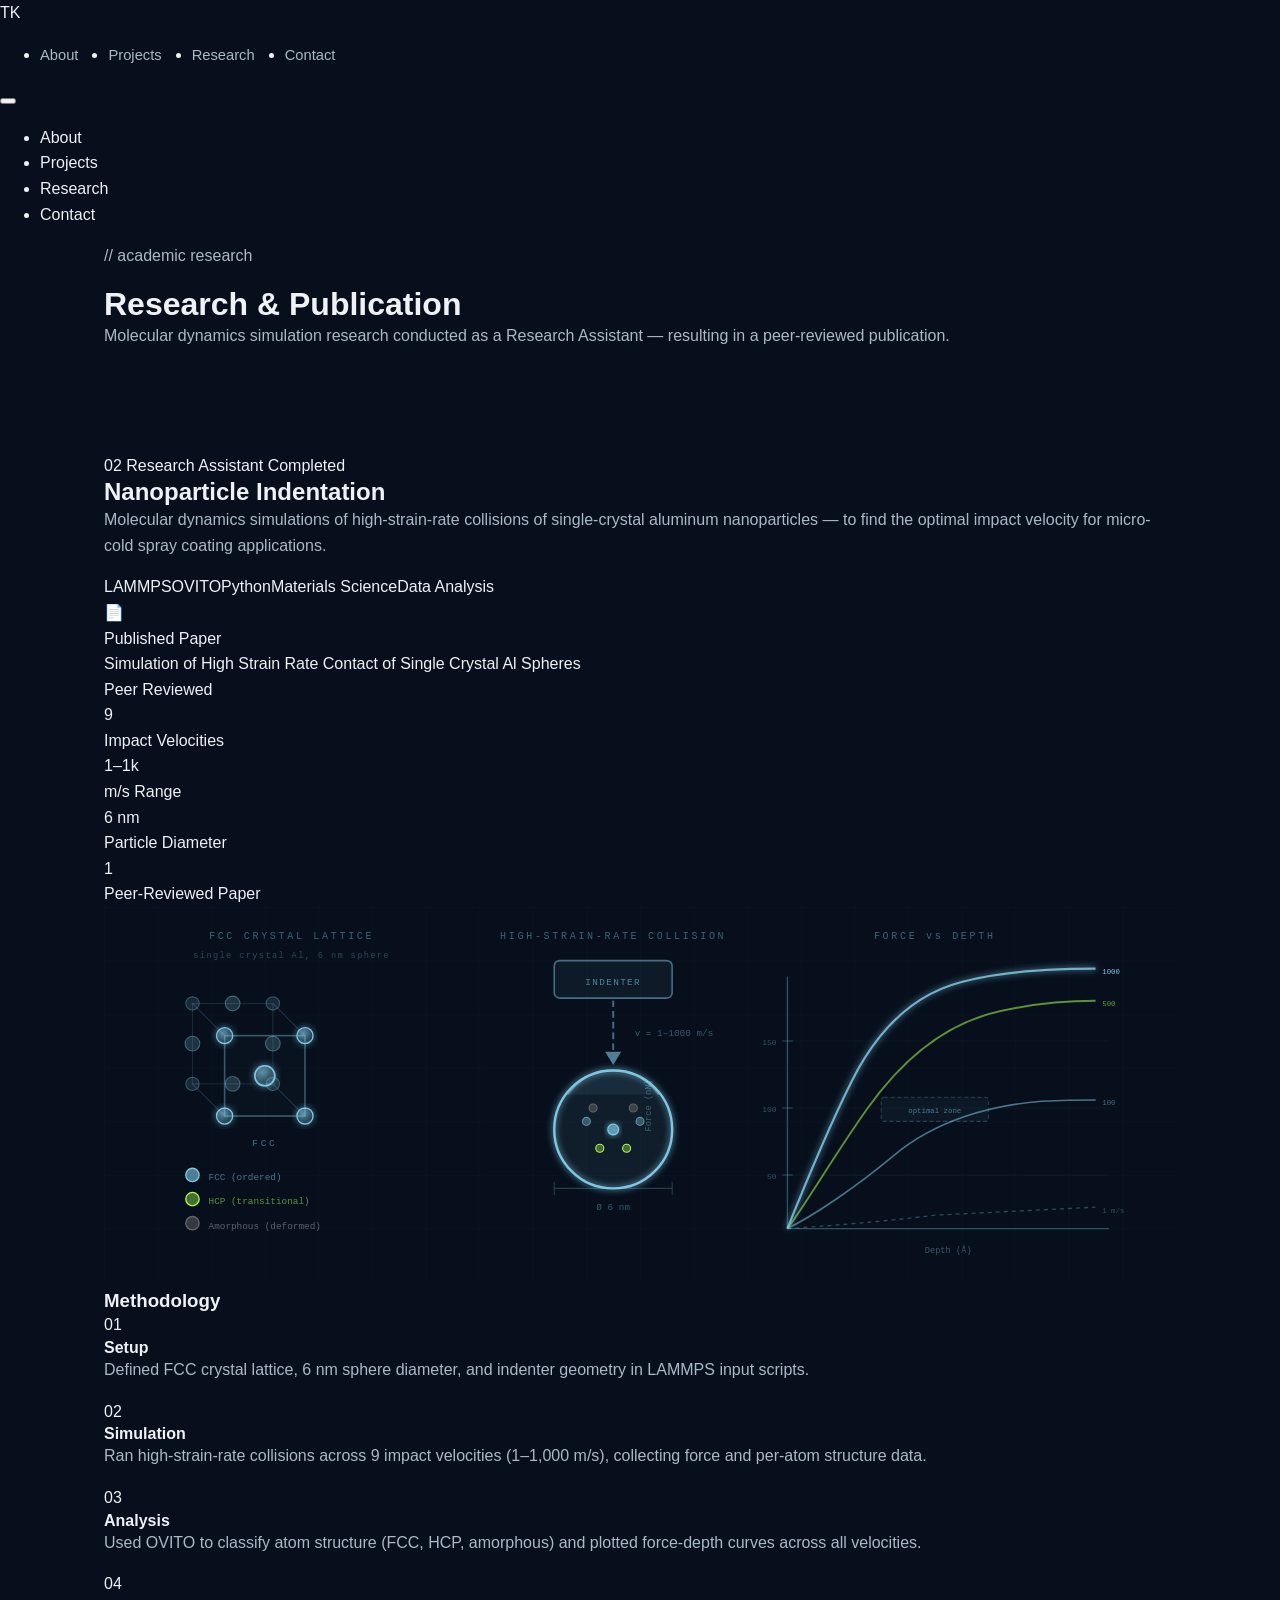
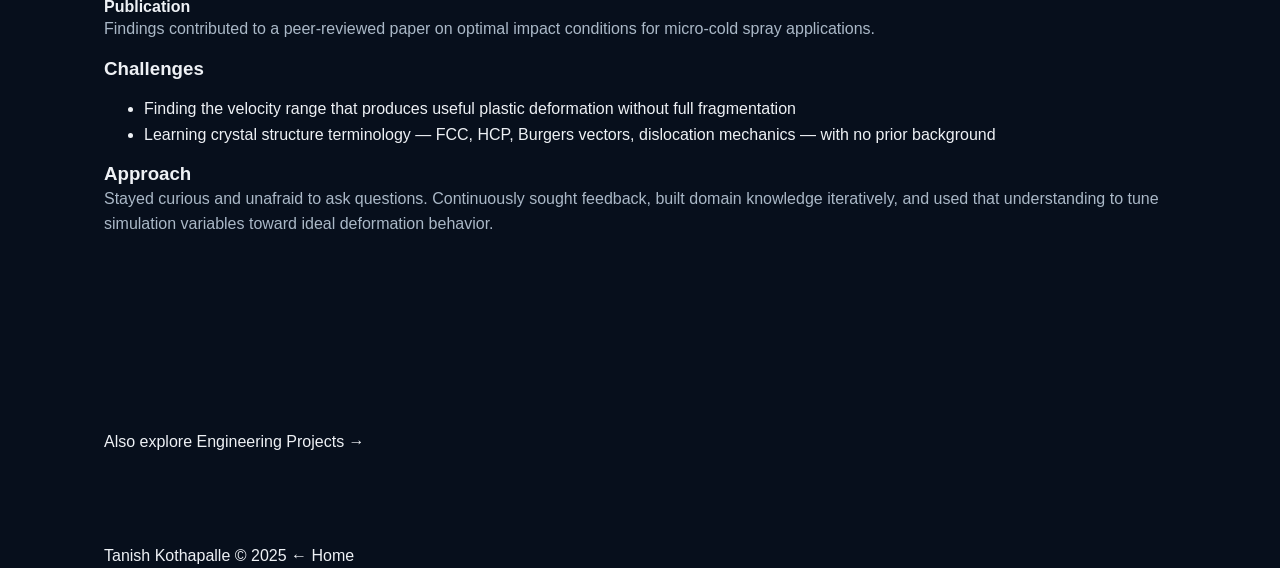
<file: research.html>
<!DOCTYPE html>
<html lang="en">
<head>
    <meta charset="UTF-8">
    <meta name="viewport" content="width=device-width, initial-scale=1.0">
    <title>Research — Tanish Kothapalle</title>
    <link rel="stylesheet" href="styles.css">
    <link rel="preconnect" href="https://fonts.googleapis.com">
    <link rel="preconnect" href="https://fonts.gstatic.com" crossorigin>
    <link href="https://fonts.googleapis.com/css2?family=Cormorant+Garamond:ital,wght@0,400;0,600;0,700;1,400;1,700&family=Nunito:wght@400;500;600&family=IBM+Plex+Mono:wght@400;500&display=swap" rel="stylesheet">
</head>
<body>

    <div id="scroll-progress"></div>

    <nav id="nav">
        <a href="index.html" class="nav-logo">TK</a>
        <ul class="nav-links">
            <li><a href="about.html">About</a></li>
            <li><a href="projects.html">Projects</a></li>
            <li><a href="research.html" class="nav-active">Research</a></li>
            <li><a href="contact.html" class="nav-btn">Contact</a></li>
        </ul>
        <button class="hamburger" id="hamburger" aria-label="Toggle menu">
            <span></span><span></span><span></span>
        </button>
    </nav>

    <div class="mobile-menu" id="mobile-menu">
        <ul>
            <li><a href="about.html">About</a></li>
            <li><a href="projects.html">Projects</a></li>
            <li><a href="research.html">Research</a></li>
            <li><a href="contact.html">Contact</a></li>
        </ul>
    </div>

    <!-- ── PAGE HEADER ── -->
    <header class="page-header page-header--blue">
        <div class="container">
            <p class="section-label">// academic research</p>
            <h1 class="page-title">Research &amp; <span class="accent-blue">Publication</span></h1>
            <p class="page-subtitle">Molecular dynamics simulation research conducted as a Research Assistant — resulting in a peer-reviewed publication.</p>
        </div>
    </header>

    <main>
        <section class="project-section section" id="nanoparticle">
            <div class="container">

                <!-- Overview -->
                <div class="proj-header reveal">
                    <div class="proj-meta">
                        <span class="proj-num" style="color:var(--blue)">02</span>
                        <span class="proj-type">Research Assistant</span>
                        <span class="badge completed">Completed</span>
                    </div>
                    <h2 class="proj-title">Nanoparticle Indentation</h2>
                    <p class="proj-lead">
                        Molecular dynamics simulations of high-strain-rate collisions of single-crystal aluminum nanoparticles — to find the optimal impact velocity for micro-cold spray coating applications.
                    </p>
                    <div class="proj-tech-strip" style="--strip-color: var(--blue)">
                        <span>LAMMPS</span><span>OVITO</span><span>Python</span><span>Materials Science</span><span>Data Analysis</span>
                    </div>
                </div>

                <!-- Publication callout -->
                <div class="pub-callout reveal">
                    <div class="pub-icon">&#128196;</div>
                    <div class="pub-text">
                        <div class="pub-label">Published Paper</div>
                        <div class="pub-title">Simulation of High Strain Rate Contact of Single Crystal Al Spheres</div>
                    </div>
                    <div class="pub-badge">Peer Reviewed</div>
                </div>

                <!-- Research stats -->
                <div class="research-stats reveal">
                    <div class="rs-stat">
                        <div class="rs-val">9</div>
                        <div class="rs-key">Impact Velocities</div>
                    </div>
                    <div class="rs-stat">
                        <div class="rs-val">1–1k</div>
                        <div class="rs-key">m/s Range</div>
                    </div>
                    <div class="rs-stat">
                        <div class="rs-val">6 nm</div>
                        <div class="rs-key">Particle Diameter</div>
                    </div>
                    <div class="rs-stat">
                        <div class="rs-val">1</div>
                        <div class="rs-key">Peer-Reviewed Paper</div>
                    </div>
                </div>

                <!-- Crystal lattice SVG illustration -->
                <div class="proj-visual proj-visual--blue reveal">
                    <svg viewBox="0 0 800 280" xmlns="http://www.w3.org/2000/svg" fill="none">
                        <defs>
                            <pattern id="grid-b" x="0" y="0" width="40" height="40" patternUnits="userSpaceOnUse">
                                <path d="M40,0 L0,0 0,40" stroke="rgba(126,200,227,.05)" stroke-width=".5"/>
                            </pattern>
                            <filter id="glow-b" x="-30%" y="-30%" width="160%" height="160%">
                                <feGaussianBlur stdDeviation="2.5" result="b"/>
                                <feMerge><feMergeNode in="b"/><feMergeNode in="SourceGraphic"/></feMerge>
                            </filter>
                            <radialGradient id="sphere-grad" cx="40%" cy="35%">
                                <stop offset="0%" stop-color="rgba(126,200,227,.5)"/>
                                <stop offset="100%" stop-color="rgba(126,200,227,.08)"/>
                            </radialGradient>
                        </defs>
                        <rect width="800" height="280" fill="url(#grid-b)"/>

                        <!-- ── FCC CRYSTAL LATTICE (left) ── -->
                        <!-- Label -->
                        <text x="140" y="24" text-anchor="middle" font-family="monospace" font-size="7.5" fill="rgba(126,200,227,.45)" letter-spacing="2">FCC CRYSTAL LATTICE</text>
                        <text x="140" y="38" text-anchor="middle" font-family="monospace" font-size="6.5" fill="rgba(126,200,227,.3)" letter-spacing="1">single crystal Al, 6 nm sphere</text>

                        <!-- 3D cube projection of FCC unit cell -->
                        <!-- Back face (dimmer) -->
                        <rect x="66" y="72" width="60" height="60" stroke="rgba(126,200,227,.15)" stroke-width=".8" fill="none"/>
                        <!-- Front face -->
                        <rect x="90" y="96" width="60" height="60" stroke="rgba(126,200,227,.4)" stroke-width="1.2" fill="rgba(126,200,227,.02)"/>
                        <!-- Connecting edges -->
                        <line x1="66" y1="72" x2="90" y2="96" stroke="rgba(126,200,227,.2)" stroke-width=".8"/>
                        <line x1="126" y1="72" x2="150" y2="96" stroke="rgba(126,200,227,.2)" stroke-width=".8"/>
                        <line x1="66" y1="132" x2="90" y2="156" stroke="rgba(126,200,227,.2)" stroke-width=".8"/>
                        <line x1="126" y1="132" x2="150" y2="156" stroke="rgba(126,200,227,.2)" stroke-width=".8"/>

                        <!-- Corner atoms (front face) -->
                        <circle cx="90" cy="96" r="6" fill="url(#sphere-grad)" stroke="#7ec8e3" stroke-width="1" filter="url(#glow-b)"/>
                        <circle cx="150" cy="96" r="6" fill="url(#sphere-grad)" stroke="#7ec8e3" stroke-width="1" filter="url(#glow-b)"/>
                        <circle cx="90" cy="156" r="6" fill="url(#sphere-grad)" stroke="#7ec8e3" stroke-width="1" filter="url(#glow-b)"/>
                        <circle cx="150" cy="156" r="6" fill="url(#sphere-grad)" stroke="#7ec8e3" stroke-width="1" filter="url(#glow-b)"/>
                        <!-- Face center atom (front) -->
                        <circle cx="120" cy="126" r="7.5" fill="url(#sphere-grad)" stroke="#7ec8e3" stroke-width="1.2" filter="url(#glow-b)"/>

                        <!-- Corner atoms (back face, dimmer) -->
                        <circle cx="66" cy="72" r="5" fill="rgba(126,200,227,.15)" stroke="rgba(126,200,227,.35)" stroke-width=".8"/>
                        <circle cx="126" cy="72" r="5" fill="rgba(126,200,227,.15)" stroke="rgba(126,200,227,.35)" stroke-width=".8"/>
                        <circle cx="66" cy="132" r="5" fill="rgba(126,200,227,.15)" stroke="rgba(126,200,227,.35)" stroke-width=".8"/>
                        <circle cx="126" cy="132" r="5" fill="rgba(126,200,227,.15)" stroke="rgba(126,200,227,.35)" stroke-width=".8"/>
                        <!-- Back face centers -->
                        <circle cx="96" cy="72" r="5.5" fill="rgba(126,200,227,.2)" stroke="rgba(126,200,227,.4)" stroke-width=".8"/>
                        <circle cx="66" cy="102" r="5.5" fill="rgba(126,200,227,.2)" stroke="rgba(126,200,227,.4)" stroke-width=".8"/>
                        <circle cx="126" cy="102" r="5.5" fill="rgba(126,200,227,.2)" stroke="rgba(126,200,227,.4)" stroke-width=".8"/>
                        <circle cx="96" cy="132" r="5.5" fill="rgba(126,200,227,.2)" stroke="rgba(126,200,227,.4)" stroke-width=".8"/>

                        <!-- FCC label -->
                        <text x="120" y="178" text-anchor="middle" font-family="monospace" font-size="7" fill="rgba(126,200,227,.55)" letter-spacing="2">FCC</text>
                        <!-- Phase legend (below lattice) -->
                        <circle cx="66" cy="200" r="5" fill="rgba(126,200,227,.6)" stroke="#7ec8e3" stroke-width="1"/>
                        <text x="78" y="204" font-family="monospace" font-size="7" fill="rgba(126,200,227,.55)">FCC (ordered)</text>
                        <circle cx="66" cy="218" r="5" fill="rgba(163,255,78,.4)" stroke="#a3ff4e" stroke-width="1"/>
                        <text x="78" y="222" font-family="monospace" font-size="7" fill="rgba(163,255,78,.55)">HCP (transitional)</text>
                        <circle cx="66" cy="236" r="5" fill="rgba(100,100,100,.5)" stroke="#666" stroke-width="1"/>
                        <text x="78" y="240" font-family="monospace" font-size="7" fill="rgba(200,200,200,.45)">Amorphous (deformed)</text>

                        <!-- ── INDENTER + COLLISION (center) ── -->
                        <text x="380" y="24" text-anchor="middle" font-family="monospace" font-size="7.5" fill="rgba(126,200,227,.45)" letter-spacing="2">HIGH-STRAIN-RATE COLLISION</text>

                        <!-- Indenter (block) -->
                        <rect x="336" y="40" width="88" height="28" rx="4" stroke="rgba(126,200,227,.5)" stroke-width="1.2" fill="rgba(126,200,227,.06)"/>
                        <text x="380" y="58" text-anchor="middle" font-family="monospace" font-size="7" fill="rgba(126,200,227,.6)" letter-spacing="1">INDENTER</text>

                        <!-- Velocity arrows (indenter moving down) -->
                        <line x1="380" y1="70" x2="380" y2="108" stroke="rgba(126,200,227,.5)" stroke-width="1.5" stroke-dasharray="5 3">
                            <animate attributeName="stroke-dashoffset" values="0;-16" dur="0.8s" repeatCount="indefinite"/>
                        </line>
                        <polygon points="374,108 386,108 380,118" fill="rgba(126,200,227,.6)"/>
                        <!-- Velocity label -->
                        <text x="396" y="96" font-family="monospace" font-size="7" fill="rgba(126,200,227,.4)">v = 1–1000 m/s</text>

                        <!-- Nanoparticle sphere (being indented) -->
                        <circle cx="380" cy="166" r="44" stroke="#7ec8e3" stroke-width="1.8" fill="rgba(126,200,227,.04)" filter="url(#glow-b)"/>
                        <!-- Deformation zone (top of sphere) -->
                        <path d="M346,140 Q362,120 380,122 Q398,120 414,140" stroke="rgba(126,200,227,.5)" stroke-width="1.2" fill="rgba(126,200,227,.08)"/>
                        <!-- Internal lattice dots (visible structure) -->
                        <circle cx="380" cy="166" r="4" fill="rgba(126,200,227,.5)" stroke="#7ec8e3" stroke-width="1" filter="url(#glow-b)"/>
                        <circle cx="360" cy="160" r="3" fill="rgba(126,200,227,.35)" stroke="rgba(126,200,227,.6)" stroke-width=".8"/>
                        <circle cx="400" cy="160" r="3" fill="rgba(126,200,227,.35)" stroke="rgba(126,200,227,.6)" stroke-width=".8"/>
                        <circle cx="370" cy="180" r="3" fill="rgba(163,255,78,.35)" stroke="#a3ff4e" stroke-width=".8"/>
                        <circle cx="390" cy="180" r="3" fill="rgba(163,255,78,.35)" stroke="#a3ff4e" stroke-width=".8"/>
                        <circle cx="365" cy="150" r="3" fill="rgba(100,100,100,.5)" stroke="#666" stroke-width=".8"/>
                        <circle cx="395" cy="150" r="3" fill="rgba(100,100,100,.5)" stroke="#666" stroke-width=".8"/>
                        <!-- Diameter annotation -->
                        <line x1="336" y1="210" x2="424" y2="210" stroke="rgba(126,200,227,.25)" stroke-width=".8"/>
                        <line x1="336" y1="205" x2="336" y2="215" stroke="rgba(126,200,227,.25)" stroke-width=".8"/>
                        <line x1="424" y1="205" x2="424" y2="215" stroke="rgba(126,200,227,.25)" stroke-width=".8"/>
                        <text x="380" y="226" text-anchor="middle" font-family="monospace" font-size="7" fill="rgba(126,200,227,.4)">Ø 6 nm</text>

                        <!-- ── FORCE-DEPTH CHART (right) ── -->
                        <text x="620" y="24" text-anchor="middle" font-family="monospace" font-size="7.5" fill="rgba(126,200,227,.45)" letter-spacing="2">FORCE vs DEPTH</text>

                        <!-- Chart axes -->
                        <line x1="510" y1="240" x2="510" y2="52" stroke="rgba(126,200,227,.35)" stroke-width="1"/>
                        <line x1="510" y1="240" x2="750" y2="240" stroke="rgba(126,200,227,.35)" stroke-width="1"/>
                        <!-- Axis labels -->
                        <text x="500" y="56" text-anchor="middle" font-family="monospace" font-size="6.5" fill="rgba(126,200,227,.4)" transform="rotate(-90,500,148)">Force (nN)</text>
                        <text x="630" y="258" text-anchor="middle" font-family="monospace" font-size="6.5" fill="rgba(126,200,227,.4)">Depth (Å)</text>

                        <!-- Tick marks -->
                        <line x1="506" y1="200" x2="514" y2="200" stroke="rgba(126,200,227,.3)" stroke-width=".8"/>
                        <line x1="506" y1="150" x2="514" y2="150" stroke="rgba(126,200,227,.3)" stroke-width=".8"/>
                        <line x1="506" y1="100" x2="514" y2="100" stroke="rgba(126,200,227,.3)" stroke-width=".8"/>
                        <text x="502" y="203" text-anchor="end" font-family="monospace" font-size="6" fill="rgba(126,200,227,.35)">50</text>
                        <text x="502" y="153" text-anchor="end" font-family="monospace" font-size="6" fill="rgba(126,200,227,.35)">100</text>
                        <text x="502" y="103" text-anchor="end" font-family="monospace" font-size="6" fill="rgba(126,200,227,.35)">150</text>

                        <!-- Force curves for different velocities -->
                        <!-- 1 m/s (low, barely rises) -->
                        <path d="M510,240 C540,238 580,235 620,230 C660,228 700,226 740,224" stroke="rgba(126,200,227,.3)" stroke-width="1" stroke-dasharray="3 3"/>
                        <text x="745" y="228" font-family="monospace" font-size="5.5" fill="rgba(126,200,227,.35)">1 m/s</text>
                        <!-- 100 m/s (moderate) -->
                        <path d="M510,240 C530,230 560,210 590,185 C620,160 660,148 700,145 C720,144 735,144 740,144" stroke="rgba(126,200,227,.55)" stroke-width="1.2"/>
                        <text x="745" y="148" font-family="monospace" font-size="5.5" fill="rgba(126,200,227,.5)">100</text>
                        <!-- 500 m/s (high) -->
                        <path d="M510,240 C525,220 545,185 570,150 C595,115 625,90 660,80 C690,72 720,70 740,70" stroke="rgba(163,255,78,.55)" stroke-width="1.4"/>
                        <text x="745" y="74" font-family="monospace" font-size="5.5" fill="rgba(163,255,78,.6)">500</text>
                        <!-- 1000 m/s (highest) -->
                        <path d="M510,240 C522,210 538,170 558,130 C578,90 605,65 640,56 C670,48 710,46 740,46" stroke="rgba(126,200,227,.85)" stroke-width="1.6" filter="url(#glow-b)"/>
                        <text x="745" y="50" font-family="monospace" font-size="5.5" fill="#7ec8e3">1000</text>

                        <!-- Grid lines -->
                        <line x1="510" y1="200" x2="750" y2="200" stroke="rgba(126,200,227,.07)" stroke-width=".6"/>
                        <line x1="510" y1="150" x2="750" y2="150" stroke="rgba(126,200,227,.07)" stroke-width=".6"/>
                        <line x1="510" y1="100" x2="750" y2="100" stroke="rgba(126,200,227,.07)" stroke-width=".6"/>

                        <!-- Annotation: optimal zone -->
                        <rect x="580" y="142" width="80" height="18" rx="2" stroke="rgba(126,200,227,.25)" stroke-width=".8" stroke-dasharray="3 2" fill="rgba(126,200,227,.05)"/>
                        <text x="620" y="154" text-anchor="middle" font-family="monospace" font-size="5.5" fill="rgba(126,200,227,.55)">optimal zone</text>
                    </svg>
                </div>

                <!-- Methodology -->
                <div class="section-sub reveal">
                    <h3 class="sub-title">Methodology</h3>
                </div>
                <div class="method-grid reveal">
                    <div class="method-step">
                        <div class="ms-num">01</div>
                        <h4>Setup</h4>
                        <p>Defined FCC crystal lattice, 6 nm sphere diameter, and indenter geometry in LAMMPS input scripts.</p>
                    </div>
                    <div class="method-step">
                        <div class="ms-num">02</div>
                        <h4>Simulation</h4>
                        <p>Ran high-strain-rate collisions across 9 impact velocities (1–1,000 m/s), collecting force and per-atom structure data.</p>
                    </div>
                    <div class="method-step">
                        <div class="ms-num">03</div>
                        <h4>Analysis</h4>
                        <p>Used OVITO to classify atom structure (FCC, HCP, amorphous) and plotted force-depth curves across all velocities.</p>
                    </div>
                    <div class="method-step">
                        <div class="ms-num">04</div>
                        <h4>Publication</h4>
                        <p>Findings contributed to a peer-reviewed paper on optimal impact conditions for micro-cold spray applications.</p>
                    </div>
                </div>

                <!-- Challenges / Approach -->
                <div class="proj-details reveal">
                    <div class="detail-col">
                        <h3>Challenges</h3>
                        <ul class="detail-list">
                            <li>Finding the velocity range that produces useful plastic deformation without full fragmentation</li>
                            <li>Learning crystal structure terminology — FCC, HCP, Burgers vectors, dislocation mechanics — with no prior background</li>
                        </ul>
                    </div>
                    <div class="detail-col">
                        <h3>Approach</h3>
                        <p>Stayed curious and unafraid to ask questions. Continuously sought feedback, built domain knowledge iteratively, and used that understanding to tune simulation variables toward ideal deformation behavior.</p>
                    </div>
                </div>

            </div>
        </section>
    </main>

    <!-- ── NAV TO OTHER PAGES ── -->
    <section class="page-nav-strip">
        <div class="container">
            <a href="projects.html" class="pns-link">
                <span class="pns-label">Also explore</span>
                <span class="pns-title">Engineering Projects &rarr;</span>
            </a>
        </div>
    </section>

    <footer>
        <div class="container footer-inner">
            <span>Tanish Kothapalle &copy; 2025</span>
            <a href="index.html" class="footer-home">&#8592; Home</a>
        </div>
    </footer>

    <script src="script.js"></script>
</body>
</html>
</file>
<file: styles.css>
/* ===== Design tokens ===== */
:root {
    --navy-950: #070f1c;
    --navy-900: #0b1829;
    --navy-800: #122139;
    --navy-700: #1b2f4d;
    --navy-600: #284068;
    --green-600: #2f5d44;
    --green-500: #3f7a56;
    --green-400: #5fa377;
    --green-300: #92c9a4;
    --cream: #f4f1e6;
    --text-light: #eef1f5;
    --text-muted: #aab8c7;
    --text-muted-2: #8092a4;
    --border-soft: rgba(238, 241, 245, 0.1);
    --shadow: 0 20px 50px rgba(5, 10, 20, 0.45);
    --radius: 14px;
    --max-width: 1120px;
    --font-head: "Poppins", "Segoe UI", sans-serif;
    --font-body: "Inter", "Segoe UI", sans-serif;
}

* {
    box-sizing: border-box;
}

html {
    scroll-behavior: smooth;
    /* Keep in-page jumps clear of the sticky nav bar */
    scroll-padding-top: 110px;
}

body {
    margin: 0;
    background: var(--navy-950);
    color: var(--text-light);
    font-family: var(--font-body);
    line-height: 1.6;
    -webkit-font-smoothing: antialiased;
}

img {
    max-width: 100%;
    display: block;
}

a {
    color: inherit;
    text-decoration: none;
}

h1, h2, h3, h4 {
    font-family: var(--font-head);
    font-weight: 600;
    line-height: 1.2;
    margin: 0;
}

p {
    margin: 0 0 1em;
    color: var(--text-muted);
}

.container {
    max-width: var(--max-width);
    margin: 0 auto;
    padding: 0 24px;
}

.eyebrow {
    display: inline-block;
    font-family: var(--font-head);
    font-size: 0.78rem;
    letter-spacing: 0.14em;
    text-transform: uppercase;
    color: var(--green-300);
    font-weight: 600;
    margin-bottom: 10px;
}

.section-heading {
    font-size: clamp(1.6rem, 3vw, 2.2rem);
    margin-bottom: 12px;
}

.section-intro {
    max-width: 640px;
    margin-bottom: 44px;
}

section {
    padding: 88px 0;
}

section + section {
    border-top: 1px solid var(--border-soft);
}

.btn {
    display: inline-flex;
    align-items: center;
    gap: 8px;
    padding: 13px 26px;
    border-radius: 999px;
    font-family: var(--font-head);
    font-weight: 600;
    font-size: 0.92rem;
    transition: transform 0.2s ease, box-shadow 0.2s ease, background 0.2s ease;
    border: 1px solid transparent;
    cursor: pointer;
}

.btn:hover {
    transform: translateY(-2px);
}

.btn-primary {
    background: linear-gradient(135deg, var(--green-400), var(--green-600));
    color: #fff;
    box-shadow: 0 4px 12px rgba(95, 163, 119, 0.35);
}

.btn-primary:hover {
    box-shadow: 0 6px 16px rgba(95, 163, 119, 0.5);
}
.btn-ghost {
    background: rgba(238, 241, 245, 0.05);
    color: var(--text-light);
    border-color: var(--border-soft);
    backdrop-filter: blur(6px);
}

.btn-ghost:hover {
    background: rgba(238, 241, 245, 0.12);
}

/* ===== Nav ===== */
.nav {
    position: sticky;
    top: 0;
    z-index: 100;
    background: rgba(7, 15, 28, 0.78);
    backdrop-filter: blur(10px);
    border-bottom: 1px solid var(--border-soft);
}

.nav-inner {
    max-width: var(--max-width);
    margin: 0 auto;
    padding: 16px 24px;
    display: flex;
    align-items: center;
    justify-content: space-between;
}

.nav-brand {
    display: flex;
    align-items: center;
}

.nav-brand img {
    height: 36px;
    width: auto;
    display: block;
    transition: transform 0.2s ease;
}

.nav-brand:hover img {
    transform: scale(1.08) rotate(-4deg);
}

.nav-links {
    display: flex;
    align-items: center;
    gap: 30px;
}

.nav-links a:not(.btn) {
    font-size: 0.92rem;
    color: var(--text-muted);
    transition: color 0.2s ease;
}

.nav-links a:not(.btn):hover {
    color: var(--text-light);
}

.nav-toggle {
    display: none;
    background: none;
    border: 1px solid var(--border-soft);
    border-radius: 8px;
    color: var(--text-light);
    width: 40px;
    height: 40px;
    font-size: 1.1rem;
    cursor: pointer;
}

/* ===== Hero ===== */
.hero {
    position: relative;
    min-height: 92vh;
    display: flex;
    align-items: center;
    overflow: hidden;
    isolation: isolate;
}

.hero-bg {
    position: absolute;
    inset: 0;
    background-image: url("Banner.png");
    background-size: cover;
    background-position: center 65%;
    z-index: -2;
    transform: scale(1.03);
}

.hero-overlay {
    position: absolute;
    inset: 0;
    background:
        linear-gradient(180deg, rgba(7, 15, 28, 0.55) 0%, rgba(7, 15, 28, 0.72) 55%, var(--navy-950) 100%),
        linear-gradient(100deg, rgba(7, 15, 28, 0.85) 0%, rgba(7, 15, 28, 0.35) 55%, rgba(7, 15, 28, 0.15) 100%);
    z-index: -1;
}

.hero-content {
    max-width: var(--max-width);
    margin: 0 auto;
    padding: 140px 24px 90px;
    width: 100%;
}

.hero-grid {
    display: grid;
    grid-template-columns: 1.3fr 0.9fr;
    gap: 48px;
    align-items: center;
}

.hero-portrait {
    justify-self: end;
    width: 100%;
    max-width: 340px;
}

.hero-portrait img {
    width: 100%;
    aspect-ratio: 3 / 4;
    object-fit: cover;
    border-radius: 18px;
    border: 2px solid rgba(146, 201, 164, 0.4);
    box-shadow: var(--shadow), 0 0 0 6px rgba(7, 15, 28, 0.4);
    filter: saturate(1.35) contrast(1.04);
}

.hero-content .eyebrow {
    color: var(--green-300);
}

.hero-content h1 {
    font-size: clamp(2.4rem, 6vw, 4rem);
    max-width: 780px;
    color: var(--cream);
    text-shadow: 0 4px 24px rgba(0, 0, 0, 0.4);
}

.hero-content h1 em {
    font-style: normal;
    color: var(--green-300);
}

.hero-sub {
    max-width: 560px;
    font-size: 1.1rem;
    margin-top: 20px;
    color: var(--text-light);
    opacity: 0.88;
}

.hero-content .quote {
    max-width: 560px;
    margin-top: 24px;
}

.hero-actions {
    display: flex;
    flex-wrap: wrap;
    gap: 14px;
    margin-top: 36px;
}

.hero-meta {
    display: flex;
    flex-wrap: wrap;
    gap: 28px;
    margin-top: 56px;
    padding-top: 28px;
    border-top: 1px solid rgba(238, 241, 245, 0.18);
    max-width: 700px;
}

.hero-meta div strong {
    display: block;
    font-family: var(--font-head);
    font-size: 1.3rem;
    color: var(--cream);
}

.hero-meta div span {
    font-size: 0.82rem;
    color: var(--text-muted);
    text-transform: uppercase;
    letter-spacing: 0.06em;
}

/* ===== About ===== */
.about-grid {
    display: grid;
    grid-template-columns: 1.1fr 0.9fr;
    gap: 56px;
    align-items: start;
}

.about-text p {
    font-size: 1.02rem;
    color: var(--text-muted);
}

/* Justify multi-line body paragraphs */
.hero-sub,
.about-text p,
.section-intro,
.project-detail p,
.timeline-card li {
    text-align: justify;
}

.quote {
    margin-top: 28px;
    padding: 20px 24px;
    border-left: 3px solid var(--green-400);
    background: rgba(95, 163, 119, 0.08);
    border-radius: 0 10px 10px 0;
    font-style: italic;
    color: var(--text-light);
}

.about-card {
    background: var(--navy-800);
    border: 1px solid var(--border-soft);
    border-radius: var(--radius);
    padding: 28px;
}

.about-card h3 {
    font-size: 1.05rem;
    margin-bottom: 18px;
    color: var(--cream);
}

.fact-row {
    display: flex;
    justify-content: space-between;
    gap: 16px;
    padding: 10px 0;
    border-bottom: 1px solid var(--border-soft);
    font-size: 0.92rem;
}

.fact-row:last-child {
    border-bottom: none;
}

.fact-row span:first-child {
    color: var(--text-muted-2);
}

.fact-row span:last-child {
    color: var(--text-light);
    text-align: right;
}

.coursework {
    margin-top: 18px;
    display: flex;
    flex-wrap: wrap;
    gap: 8px;
}

.pill {
    font-size: 0.78rem;
    padding: 6px 12px;
    border-radius: 999px;
    background: rgba(146, 201, 164, 0.1);
    color: var(--green-300);
    border: 1px solid rgba(146, 201, 164, 0.25);
}

/* ===== Experience ===== */
.timeline {
    position: relative;
    display: flex;
    flex-direction: column;
    gap: 36px;
}

.timeline::before {
    content: "";
    position: absolute;
    left: 7px;
    top: 10px;
    bottom: 10px;
    width: 2px;
    background: linear-gradient(var(--green-500), transparent);
}

.timeline-item {
    position: relative;
    padding-left: 34px;
}

.timeline-item::before {
    content: "";
    position: absolute;
    left: 0;
    top: 6px;
    width: 16px;
    height: 16px;
    border-radius: 50%;
    background: var(--navy-950);
    border: 2px solid var(--green-400);
}

.timeline-card {
    background: var(--navy-800);
    border: 1px solid var(--border-soft);
    border-radius: var(--radius);
    padding: 26px 28px;
    transition: border-color 0.2s ease, transform 0.2s ease;
}

.timeline-card:hover {
    border-color: rgba(146, 201, 164, 0.35);
    transform: translateY(-2px);
}

.timeline-head {
    display: flex;
    flex-wrap: wrap;
    justify-content: space-between;
    gap: 10px;
    margin-bottom: 4px;
}

.timeline-head h3 {
    font-size: 1.12rem;
    color: var(--cream);
}

.timeline-org {
    color: var(--green-300);
    font-size: 0.92rem;
    font-weight: 500;
}

.timeline-date {
    font-size: 0.82rem;
    color: var(--text-muted-2);
    white-space: nowrap;
}

.timeline-card ul {
    margin: 14px 0 0;
    padding-left: 20px;
    color: var(--text-muted);
    font-size: 0.95rem;
}

.timeline-card li + li {
    margin-top: 8px;
}

.timeline-card li::marker {
    color: var(--green-400);
}

/* ===== Projects ===== */
.project-grid {
    display: grid;
    grid-template-columns: repeat(2, 1fr);
    gap: 24px;
}

.project-card {
    background: var(--navy-800);
    border: 1px solid var(--border-soft);
    border-radius: var(--radius);
    padding: 28px;
    display: flex;
    flex-direction: column;
    gap: 14px;
    transition: transform 0.2s ease, border-color 0.2s ease;
}

.project-card:hover {
    transform: translateY(-4px);
    border-color: rgba(146, 201, 164, 0.35);
}

.project-top {
    display: flex;
    align-items: center;
    justify-content: space-between;
    gap: 10px;
}

.status-tag {
    font-size: 0.72rem;
    text-transform: uppercase;
    letter-spacing: 0.06em;
    font-weight: 600;
    padding: 5px 11px;
    border-radius: 999px;
}

.status-ongoing {
    background: rgba(146, 201, 164, 0.12);
    color: var(--green-300);
    border: 1px solid rgba(146, 201, 164, 0.3);
}

.status-complete {
    background: rgba(170, 184, 199, 0.1);
    color: var(--text-muted);
    border: 1px solid var(--border-soft);
}

.status-paused {
    background: rgba(224, 178, 97, 0.12);
    color: #e0b261;
    border: 1px solid rgba(224, 178, 97, 0.3);
}

.project-card h3 {
    font-size: 1.2rem;
    color: var(--cream);
}

.project-card p {
    font-size: 0.95rem;
    flex: 1;
}

.project-note {
    font-size: 0.85rem;
    color: var(--text-muted-2);
    background: rgba(238, 241, 245, 0.04);
    border-radius: 8px;
    padding: 10px 14px;
    border-left: 2px solid var(--green-500);
}

.project-note strong {
    color: var(--green-300);
}

.project-card .link-out {
    font-size: 0.88rem;
    color: var(--green-300);
    font-weight: 600;
    display: inline-flex;
    align-items: center;
    gap: 6px;
}

/* ===== Skills ===== */
.skills-grid {
    display: grid;
    grid-template-columns: repeat(2, 1fr);
    gap: 24px;
}

.skills-card {
    background: var(--navy-800);
    border: 1px solid var(--border-soft);
    border-radius: var(--radius);
    padding: 28px;
}

.skills-card h3 {
    font-size: 1.05rem;
    color: var(--cream);
    margin-bottom: 18px;
}

.skills-tags {
    display: flex;
    flex-wrap: wrap;
    gap: 10px;
}

.skills-tags .pill {
    background: rgba(146, 201, 164, 0.08);
}

/* ===== Explore cards (homepage section links) ===== */
.explore-grid {
    display: grid;
    grid-template-columns: repeat(2, 1fr);
    gap: 24px;
}

.explore-card {
    position: relative;
    display: flex;
    flex-direction: column;
    justify-content: flex-end;
    min-height: 320px;
    border-radius: 20px;
    overflow: hidden;
    border: 1px solid var(--border-soft);
    padding: 32px;
    isolation: isolate;
    transition: transform 0.25s ease, border-color 0.25s ease;
}

.explore-card:hover {
    transform: translateY(-6px);
    border-color: rgba(146, 201, 164, 0.4);
}

.explore-card::before {
    content: "";
    position: absolute;
    inset: 0;
    z-index: -1;
    background-size: cover;
    background-position: center;
}

.explore-card::after {
    content: "";
    position: absolute;
    inset: 0;
    z-index: -1;
    background: linear-gradient(190deg, rgba(7, 15, 28, 0.15) 0%, rgba(7, 15, 28, 0.92) 85%);
}

.explore-card.engineering::before {
    background-image: url("images/battlebot-cad.jpg");
}

.explore-card.gamedev::before {
    background-color: var(--navy-800);
    background-image: url("images/game-jam-thumbnail.jpg");
}

.explore-card .explore-tag {
    font-size: 0.75rem;
    text-transform: uppercase;
    letter-spacing: 0.1em;
    color: var(--green-300);
    font-weight: 600;
    margin-bottom: 10px;
}

.explore-card h3 {
    font-size: 1.5rem;
    color: var(--cream);
    margin-bottom: 10px;
}

.explore-card p {
    color: var(--text-light);
    opacity: 0.85;
    font-size: 0.95rem;
    max-width: 380px;
}

.explore-card .explore-arrow {
    margin-top: 18px;
    display: inline-flex;
    align-items: center;
    gap: 8px;
    font-family: var(--font-head);
    font-weight: 600;
    font-size: 0.92rem;
    color: var(--green-300);
}

.explore-card .explore-arrow svg {
    transition: transform 0.2s ease;
}

.explore-card:hover .explore-arrow svg {
    transform: translateX(4px);
}

/* ===== Project detail page ===== */
.page-hero {
    padding: 130px 0 50px;
}

.page-hero .eyebrow {
    margin-bottom: 14px;
}

.page-hero h1 {
    font-size: clamp(2rem, 4.5vw, 3rem);
    color: var(--cream);
}

.page-hero p {
    max-width: 600px;
    font-size: 1.05rem;
    margin-top: 16px;
}

.page-hero + section {
    padding-top: 0;
}

/* Land jumps to the Game Development section closer to its heading */
#game-dev {
    scroll-margin-top: -70px;
}

.project-detail {
    display: flex;
    flex-direction: column;
    gap: 28px;
}

.project-detail-card {
    background: var(--navy-800);
    border: 1px solid var(--border-soft);
    border-radius: var(--radius);
    padding: 32px;
}

.project-detail-head {
    display: flex;
    flex-wrap: wrap;
    align-items: center;
    justify-content: space-between;
    gap: 12px;
    margin-bottom: 14px;
}

.project-detail-head h2 {
    font-size: 1.5rem;
    color: var(--cream);
}

.project-detail p {
    font-size: 0.98rem;
}

/* Keep pixel art crisp when scaled */
img.pixel-art,
.lightbox-inner img.pixel-art {
    image-rendering: pixelated;
}

.video-intro {
    display: flex;
    align-items: center;
    gap: 32px;
    margin-bottom: 20px;
}

.video-intro p {
    flex: 1;
    max-width: 760px;
    margin: 0;
}

.video-intro .btn {
    flex: none;
    margin-left: auto;
}

@media (max-width: 720px) {
    .video-intro {
        flex-direction: column;
        align-items: flex-start;
        gap: 16px;
    }

    .video-intro .btn {
        margin-left: 0;
    }
}

.video-embed {
    aspect-ratio: 16 / 9;
    border-radius: 10px;
    overflow: hidden;
    background: var(--navy-900);
}

.game-feature {
    display: grid;
    grid-template-columns: minmax(0, 440px) 1fr;
    gap: 32px;
    align-items: center;
    margin-top: 8px;
}

.game-cover {
    display: block;
    border-radius: 12px;
    overflow: hidden;
    border: 1px solid var(--border-soft);
    box-shadow: var(--shadow);
    transition: transform 0.2s ease;
}

.game-cover:hover {
    transform: translateY(-3px);
}

.game-cover img {
    width: 100%;
    aspect-ratio: 315 / 250;
    object-fit: cover;
}

.game-info .btn {
    margin-top: 8px;
}

.game-meta {
    color: var(--text-muted-2);
}

@media (max-width: 720px) {
    .game-feature {
        grid-template-columns: 1fr;
    }
}

/* Click-to-play YouTube thumbnail */
.yt-play {
    position: relative;
    display: block;
    width: 100%;
    height: 100%;
    padding: 0;
    border: 0;
    background: none;
    cursor: pointer;
}

.yt-play img {
    width: 100%;
    height: 100%;
    object-fit: cover;
}

.yt-play-icon {
    position: absolute;
    top: 50%;
    left: 50%;
    width: 72px;
    height: 72px;
    margin: -36px 0 0 -36px;
    display: flex;
    align-items: center;
    justify-content: center;
    padding-left: 4px;
    border-radius: 50%;
    background: rgba(7, 15, 28, 0.72);
    border: 2px solid rgba(255, 255, 255, 0.85);
    color: #fff;
    transition: background 0.2s ease, transform 0.2s ease;
}

.yt-play:hover .yt-play-icon,
.yt-play:focus-visible .yt-play-icon {
    background: var(--green-500);
    transform: scale(1.08);
}

.video-embed iframe {
    display: block;
    width: 100%;
    height: 100%;
    border: 0;
}

.img-gallery {
    display: grid;
    grid-template-columns: repeat(auto-fit, minmax(220px, 1fr));
    gap: 16px;
    margin: 20px 0;
}

.img-gallery figure {
    margin: 0;
    background: var(--navy-900);
    border: 1px solid var(--border-soft);
    border-radius: 10px;
    overflow: hidden;
}

.img-gallery img {
    width: 100%;
    height: 220px;
    object-fit: cover;
    display: block;
    background: #fff;
    cursor: zoom-in;
    transition: filter 0.2s ease, transform 0.2s ease;
}

.img-gallery img.fit-contain {
    object-fit: contain;
    height: 220px;
    background: #f4f1e6;
}

.img-gallery img:hover {
    filter: brightness(1.08);
    transform: scale(1.015);
}

.img-gallery figcaption {
    padding: 10px 14px;
    font-size: 0.8rem;
    color: var(--text-muted);
    border-top: 1px solid var(--border-soft);
}

/* ===== Lightbox ===== */
.lightbox {
    position: fixed;
    inset: 0;
    z-index: 1000;
    display: flex;
    align-items: center;
    justify-content: center;
    background: rgba(7, 15, 28, 0.92);
    backdrop-filter: blur(6px);
    padding: 40px 20px;
    opacity: 0;
    visibility: hidden;
    transition: opacity 0.2s ease;
}

.lightbox.open {
    opacity: 1;
    visibility: visible;
}

.lightbox-inner {
    max-width: min(90vw, 1000px);
    max-height: 90vh;
    display: flex;
    flex-direction: column;
    align-items: center;
}

.lightbox-inner img {
    max-width: 100%;
    max-height: 72vh;
    width: auto;
    height: auto;
    border-radius: 10px;
    background: #fff;
    box-shadow: var(--shadow);
    position: relative;
    z-index: 1;
    transform-origin: 0 0;
    cursor: zoom-in;
    user-select: none;
    transition: transform 0.08s ease-out;
}

.lightbox-inner img.zoomed {
    cursor: grab;
    touch-action: none;
}

.lightbox-inner img.dragging {
    cursor: grabbing;
    transition: none;
}

.lightbox-caption {
    margin-top: 18px;
    text-align: center;
    color: var(--cream);
    font-size: 1rem;
    max-width: 640px;
}

.lightbox-close {
    position: absolute;
    z-index: 2;
    top: 20px;
    right: 24px;
    width: 42px;
    height: 42px;
    border-radius: 50%;
    border: 1px solid var(--border-soft);
    background: rgba(238, 241, 245, 0.06);
    color: var(--text-light);
    font-size: 1.3rem;
    line-height: 1;
    cursor: pointer;
    display: flex;
    align-items: center;
    justify-content: center;
}

.lightbox-close:hover {
    background: rgba(238, 241, 245, 0.14);
}

/* ===== Placeholder page (Game Dev - coming soon) ===== */
.placeholder-wrap {
    min-height: 60vh;
    display: flex;
    align-items: center;
    justify-content: center;
    text-align: center;
    padding: 80px 24px;
}

.placeholder-box {
    max-width: 460px;
}

.placeholder-icon {
    width: 64px;
    height: 64px;
    margin: 0 auto 24px;
    border-radius: 50%;
    background: rgba(146, 201, 164, 0.1);
    border: 1px solid rgba(146, 201, 164, 0.3);
    display: flex;
    align-items: center;
    justify-content: center;
    font-size: 1.6rem;
}

.placeholder-box h1 {
    font-size: 1.8rem;
    color: var(--cream);
    margin-bottom: 14px;
}

/* ===== Contact CTA (index footer strip) ===== */
.contact-cta {
    max-width: 620px;
    margin: 0 auto;
    background: linear-gradient(135deg, var(--navy-800), var(--navy-900));
    border-radius: 20px;
    padding: 56px;
    text-align: center;
    border: 1px solid var(--border-soft);
}

.contact-cta h2 {
    font-size: clamp(1.6rem, 3vw, 2.1rem);
    margin-bottom: 12px;
    color: var(--cream);
}

.contact-cta p {
    max-width: 480px;
    margin: 0 auto 28px;
}

.contact-cta .hero-actions {
    justify-content: center;
}

/* ===== Footer ===== */
footer.site-footer {
    padding: 36px 0;
    text-align: center;
    color: var(--text-muted-2);
    font-size: 0.85rem;
}

footer.site-footer a {
    color: var(--green-300);
}

/* ===== Contact page ===== */
.contact-hero {
    padding: 120px 0 60px;
    text-align: center;
}

.contact-hero .eyebrow {
    justify-content: center;
    display: flex;
}

.contact-hero h1 {
    font-size: clamp(2rem, 4vw, 2.8rem);
    color: var(--cream);
    margin-bottom: 14px;
}

.contact-hero p {
    max-width: 520px;
    margin: 0 auto;
}

.contact-grid {
    display: grid;
    grid-template-columns: repeat(auto-fit, minmax(230px, 1fr));
    gap: 20px;
    margin-top: 48px;
}

.contact-item {
    background: var(--navy-800);
    border: 1px solid var(--border-soft);
    border-radius: var(--radius);
    padding: 28px;
    text-align: center;
    transition: transform 0.2s ease, border-color 0.2s ease;
}

.contact-item:hover {
    transform: translateY(-4px);
    border-color: rgba(146, 201, 164, 0.35);
}

.contact-item .icon {
    width: 46px;
    height: 46px;
    margin: 0 auto 16px;
    border-radius: 50%;
    background: rgba(146, 201, 164, 0.12);
    display: flex;
    align-items: center;
    justify-content: center;
    color: var(--green-300);
    font-size: 1.2rem;
}

.contact-item h3 {
    font-size: 1rem;
    color: var(--cream);
    margin-bottom: 8px;
}

.contact-item p {
    font-size: 0.88rem;
    margin-bottom: 16px;
}

.back-home {
    display: inline-flex;
    align-items: center;
    gap: 6px;
    margin-top: 48px;
    color: var(--text-muted);
    font-size: 0.9rem;
}

.back-home:hover {
    color: var(--text-light);
}

/* ===== Responsive ===== */
@media (max-width: 860px) {
    .about-grid,
    .project-grid,
    .skills-grid,
    .explore-grid,
    .hero-grid {
        grid-template-columns: 1fr;
    }

    .hero-portrait {
        justify-self: center;
        max-width: 260px;
        margin-top: 32px;
    }

    .nav-links {
        position: fixed;
        top: 64px;
        left: 0;
        right: 0;
        background: var(--navy-900);
        border-bottom: 1px solid var(--border-soft);
        flex-direction: column;
        align-items: flex-start;
        gap: 0;
        padding: 10px 24px 20px;
        transform: translateY(-120%);
        transition: transform 0.25s ease;
    }

    .nav-links.open {
        transform: translateY(0);
    }

    .nav-links a:not(.btn) {
        width: 100%;
        padding: 12px 0;
        border-bottom: 1px solid var(--border-soft);
    }

    .nav-links .btn {
        margin-top: 14px;
    }

    .nav-toggle {
        display: block;
    }

    .contact-cta {
        padding: 40px 24px;
    }
}

@media (max-width: 520px) {
    section {
        padding: 64px 0;
    }

    .hero-content {
        padding: 120px 20px 70px;
    }

    .hero-meta {
        gap: 20px;
    }
}
</file>
